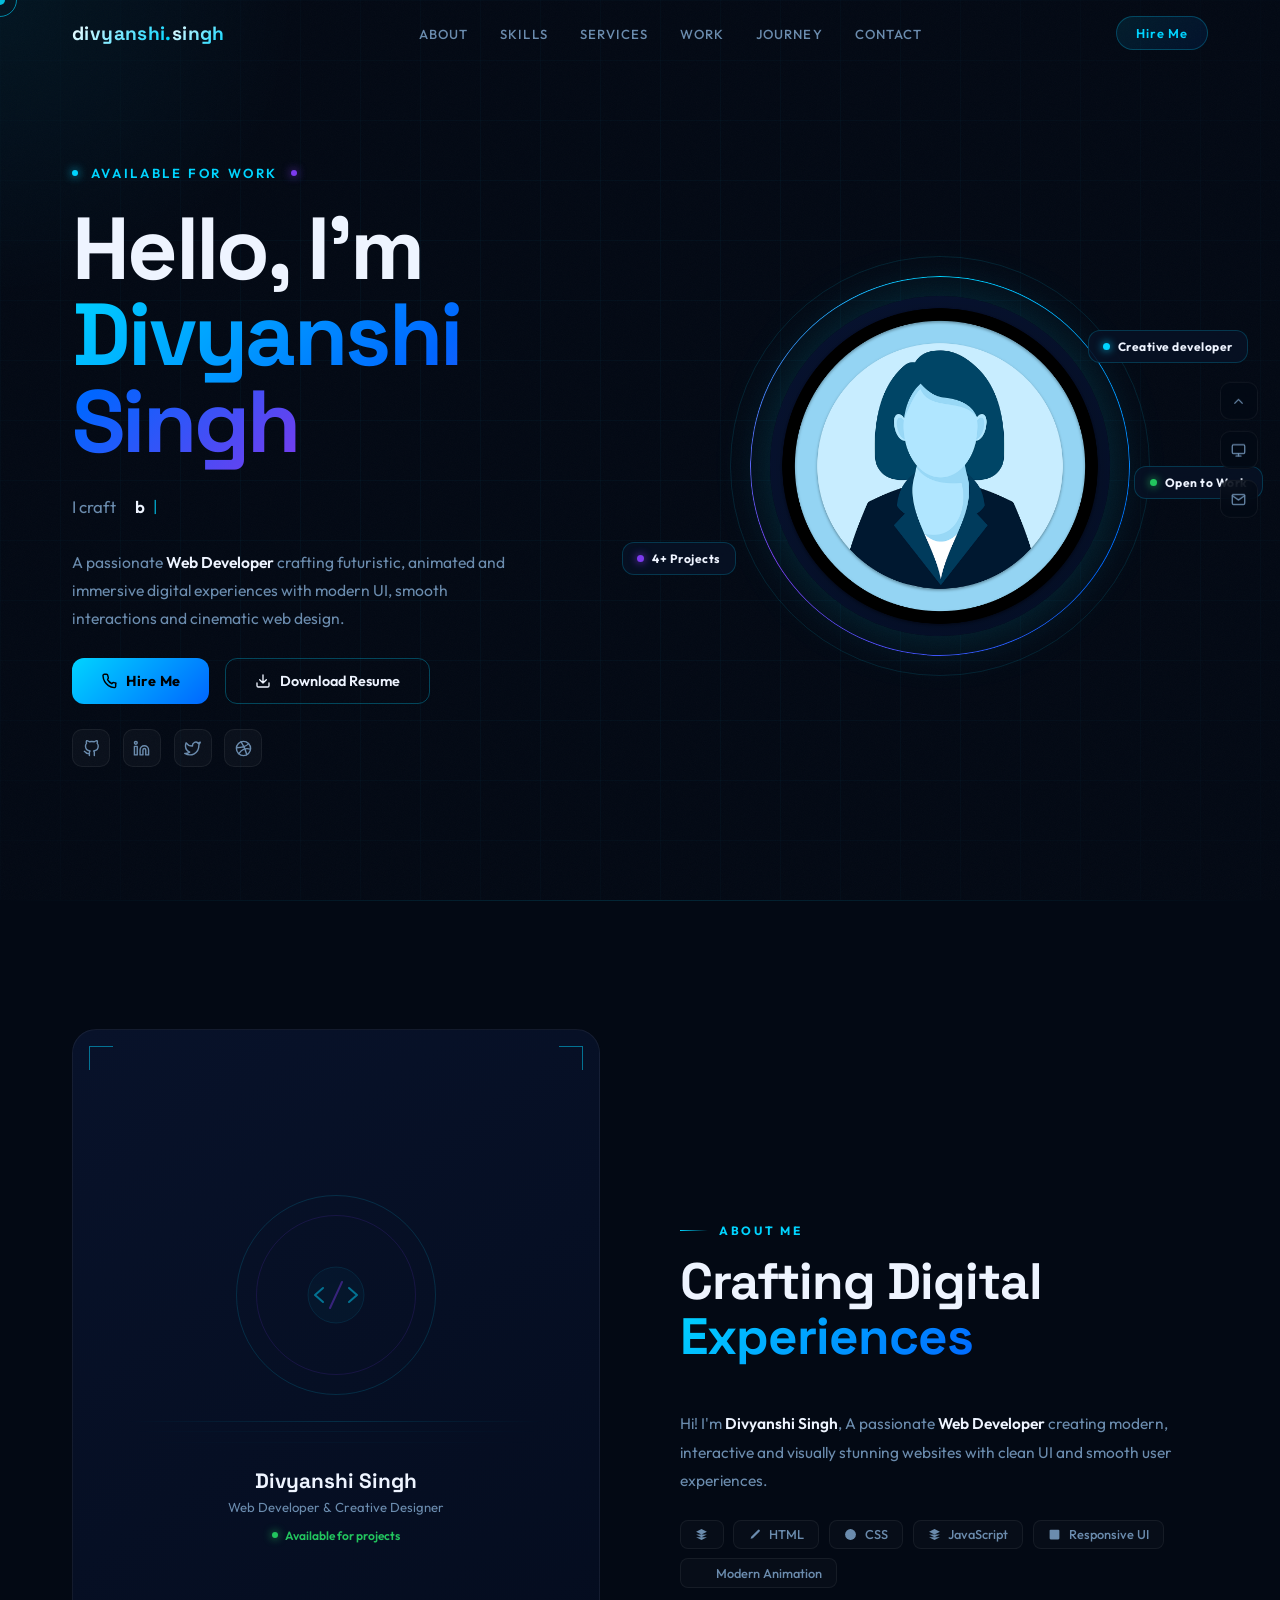
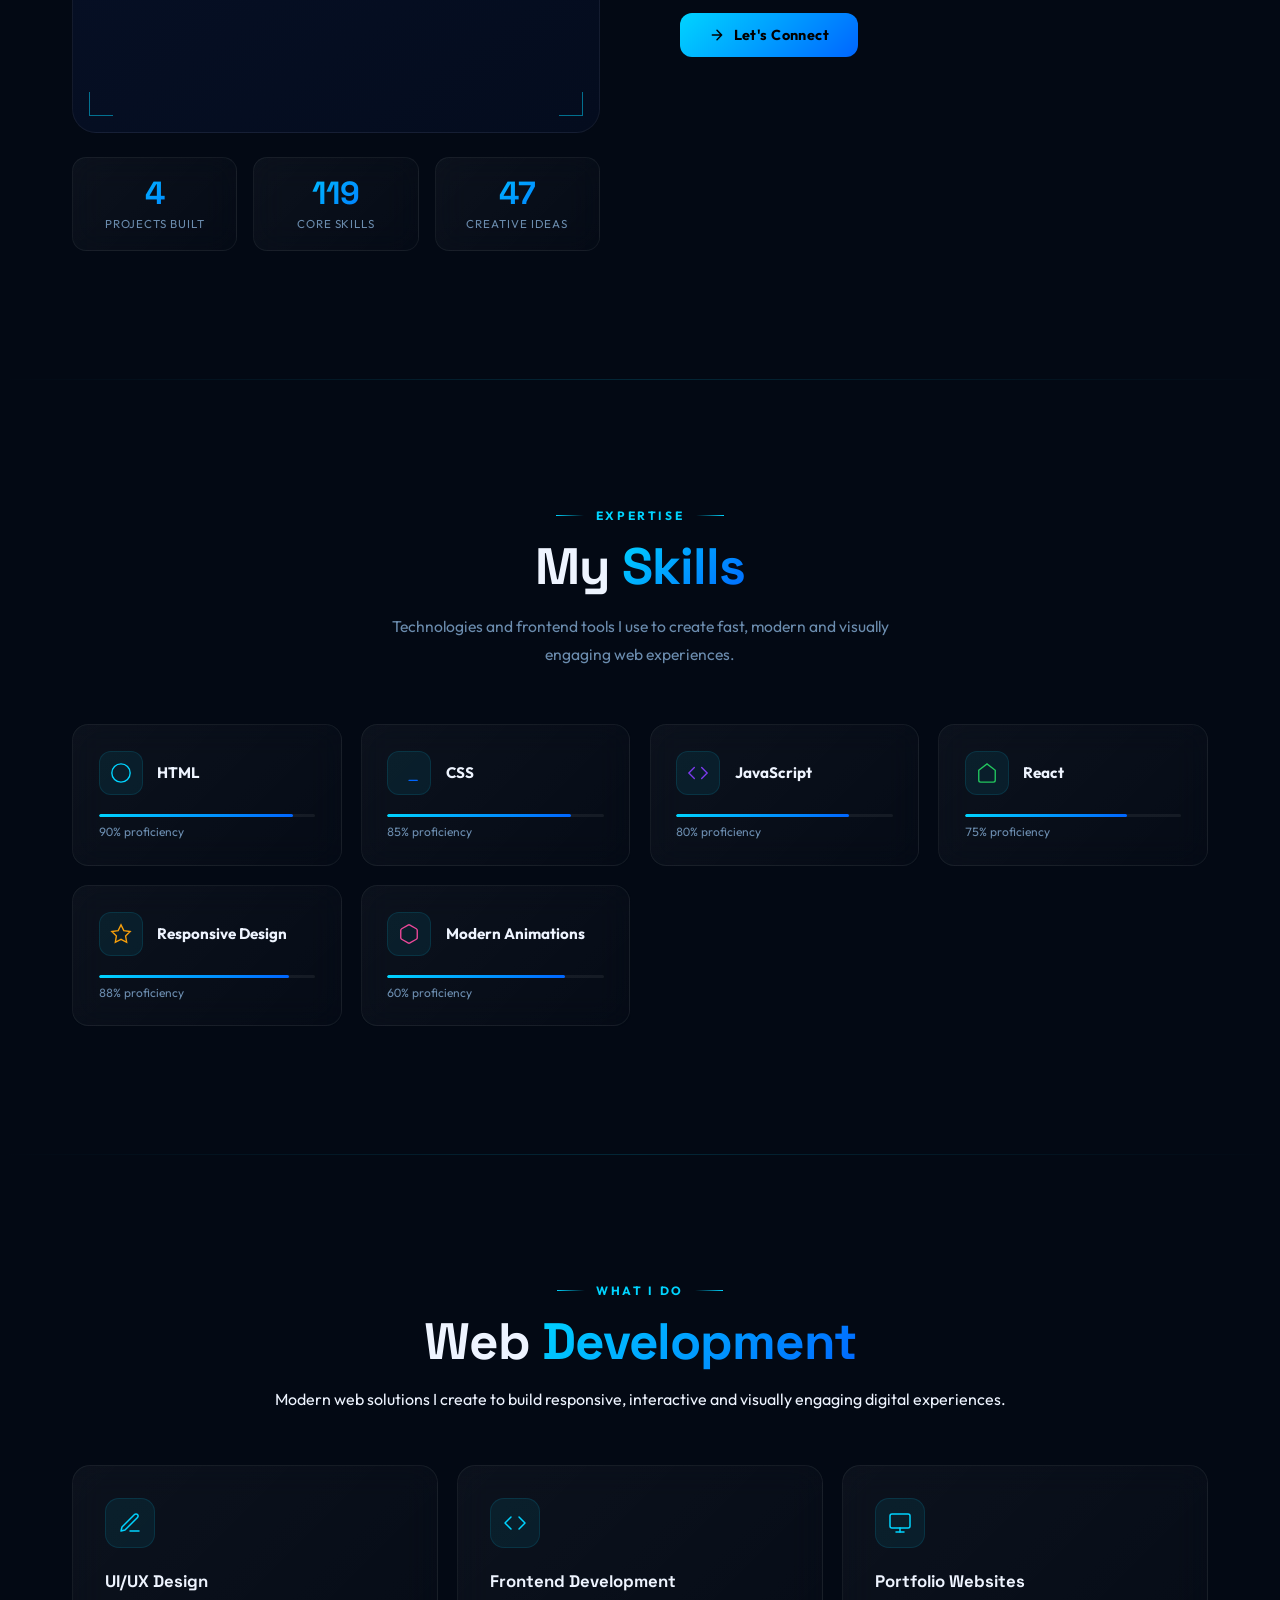
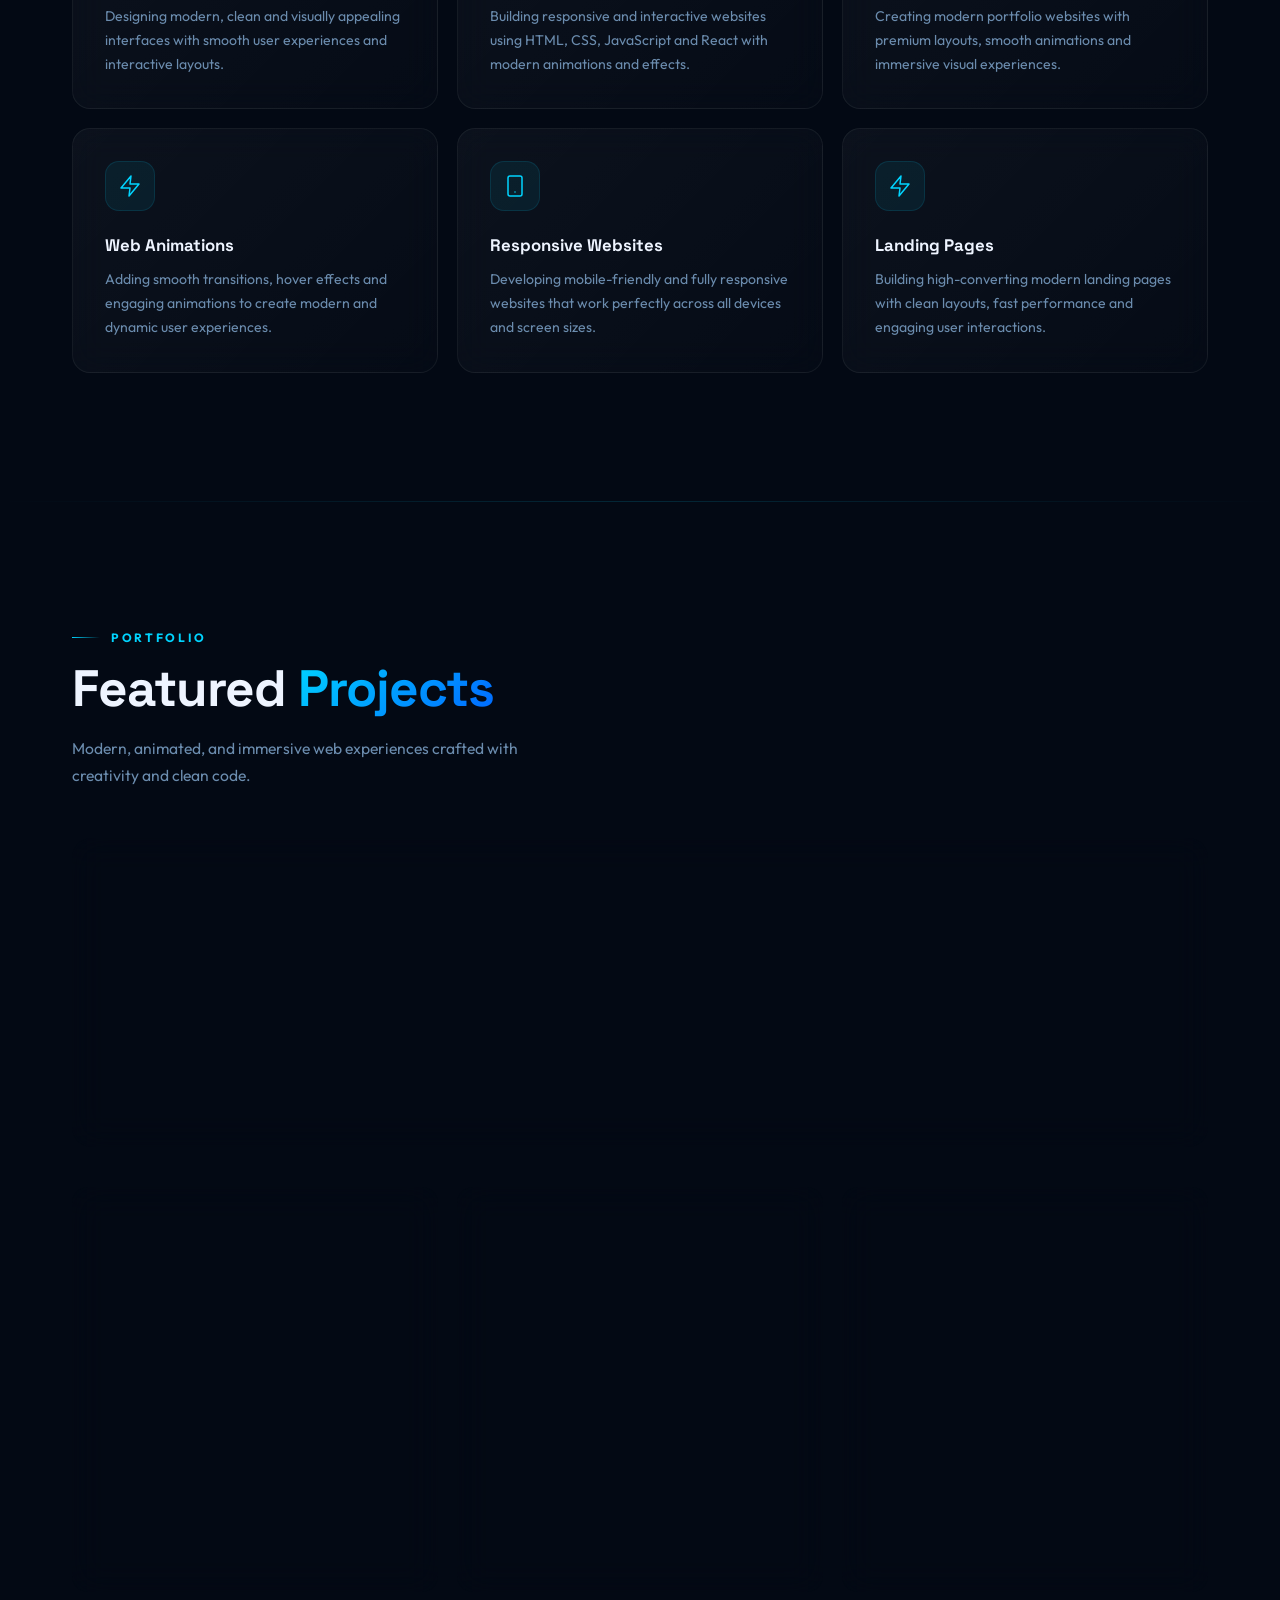
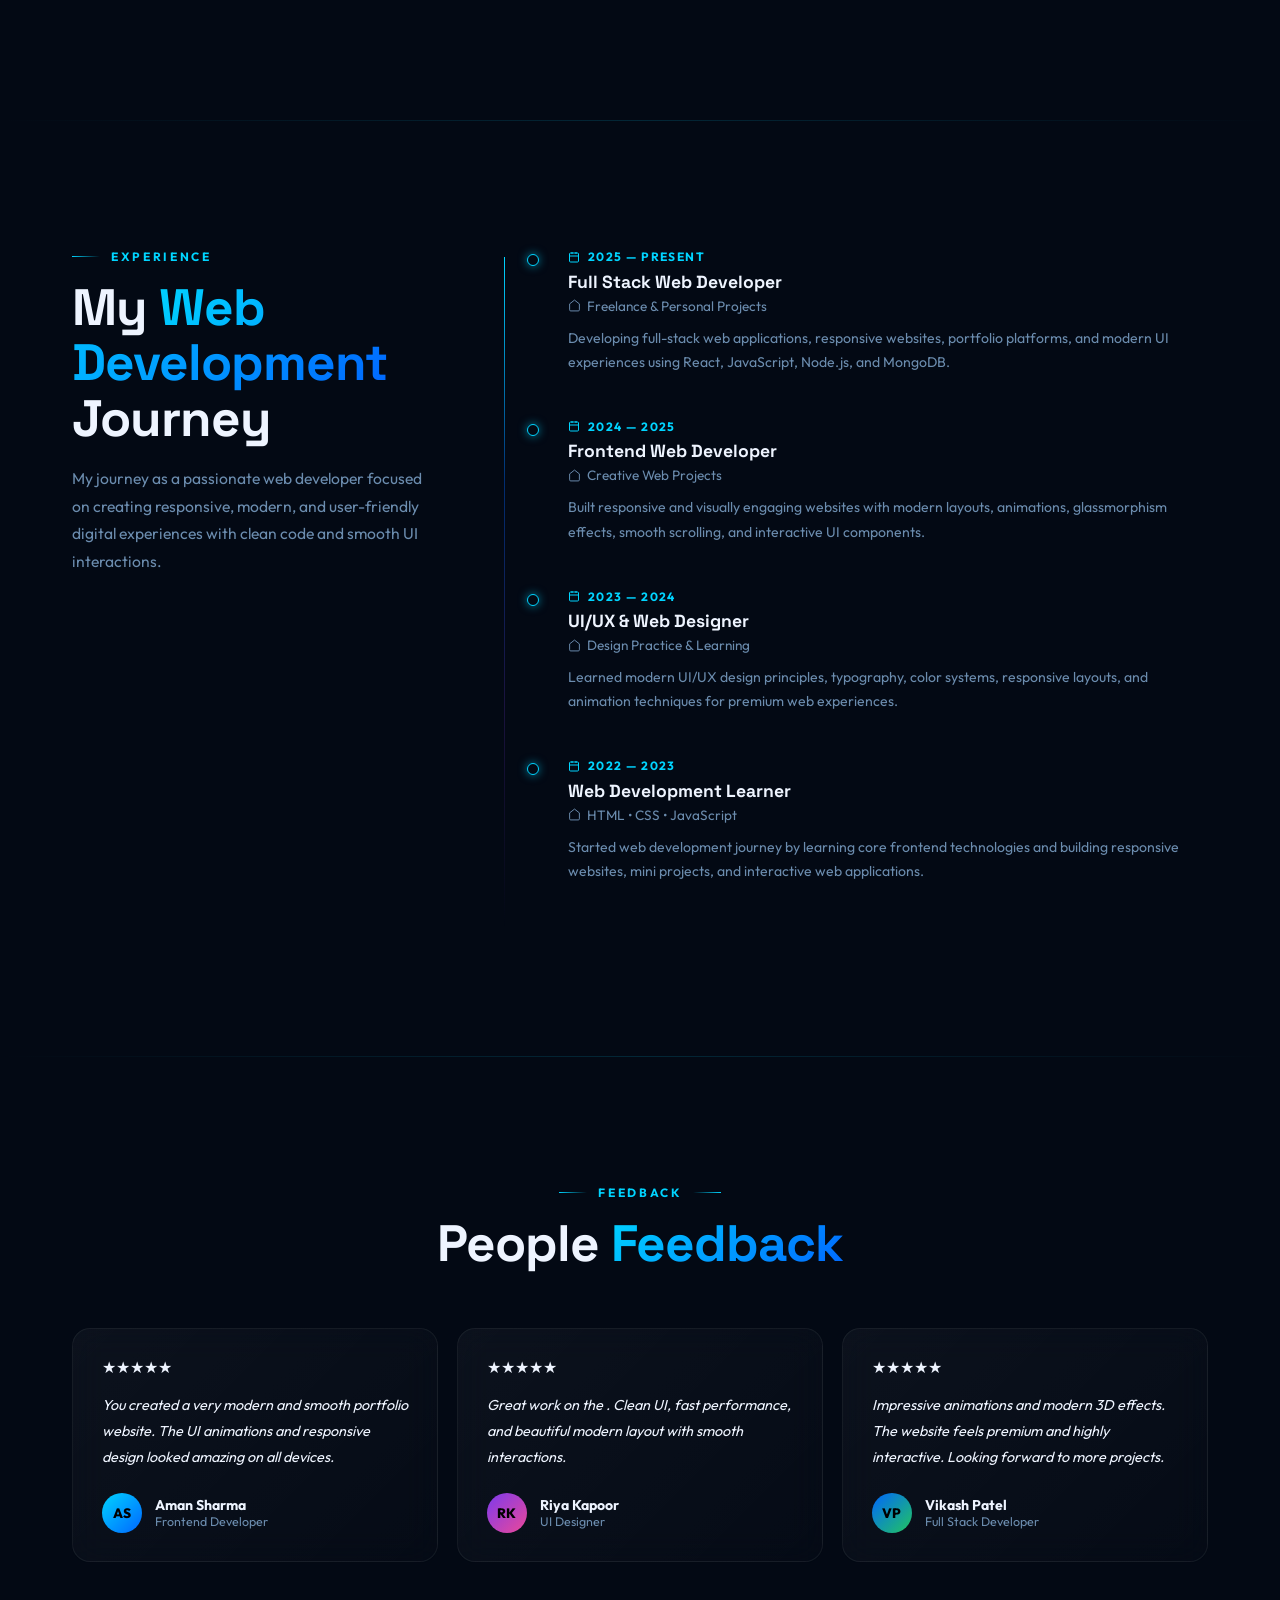
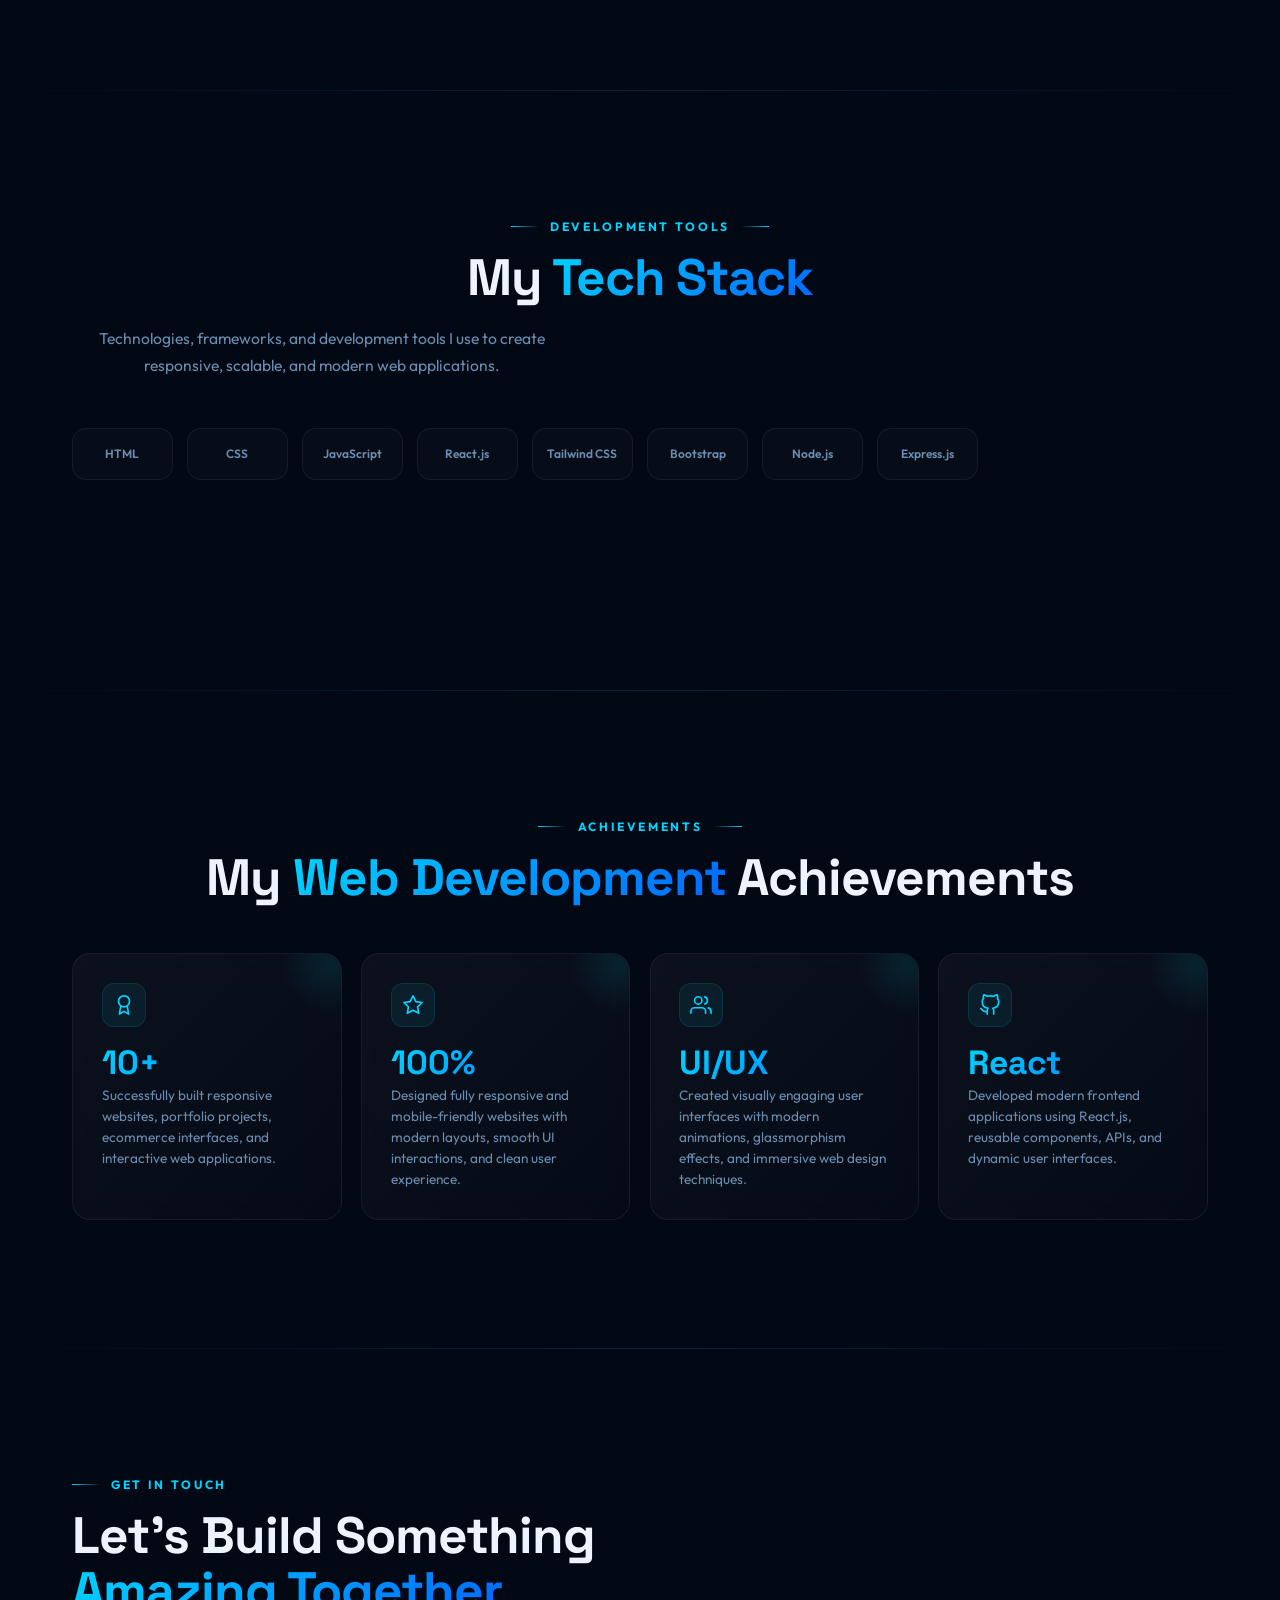
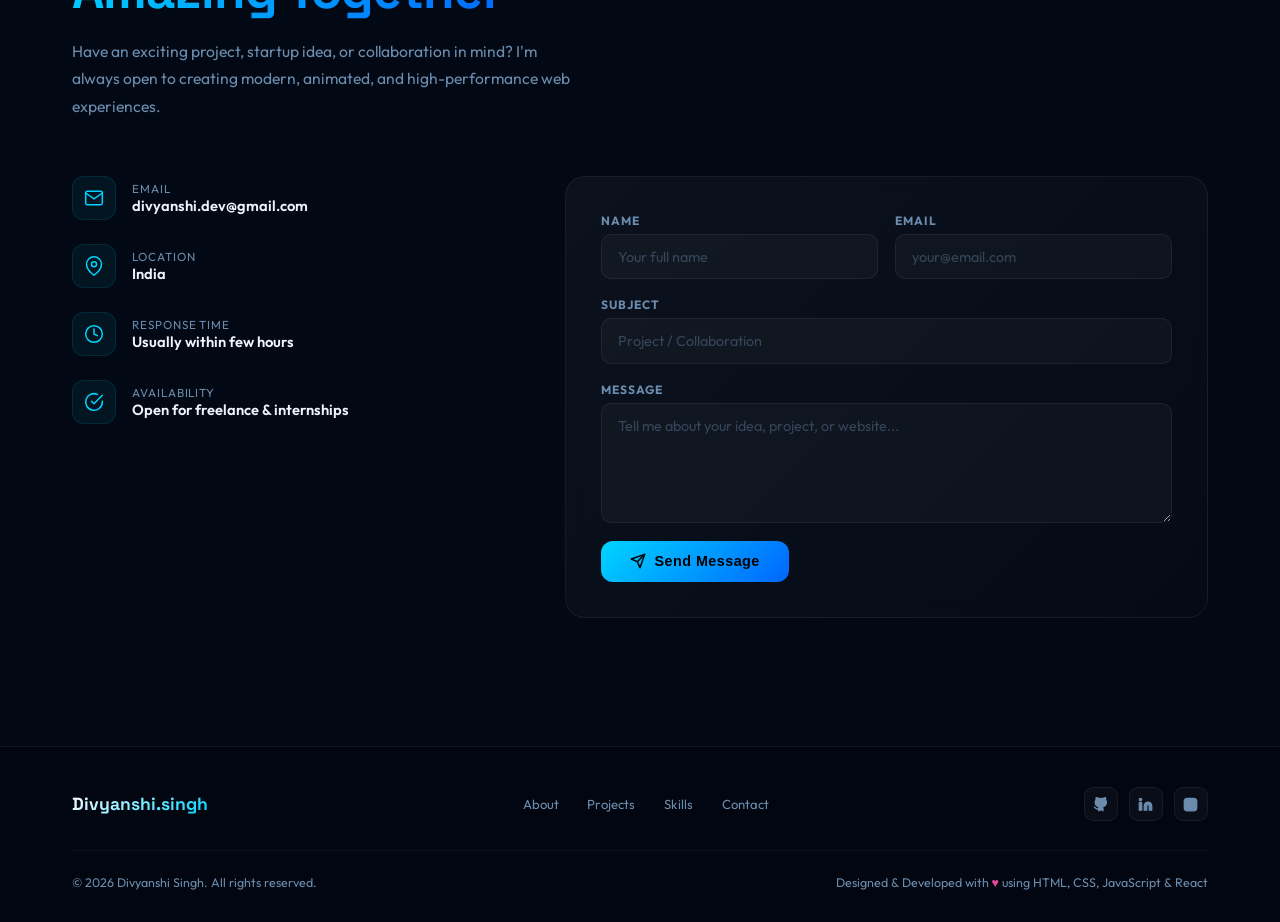
<file: index.html>
<!doctype html>
<html lang="en">
  <head>
    <meta charset="UTF-8" />
    <meta name="viewport" content="width=device-width, initial-scale=1.0" />
    <title>Personal_Portfolio</title>
    <link rel="preconnect" href="https://fonts.googleapis.com" />
    <link rel="preconnect" href="https://fonts.gstatic.com" crossorigin />
    <link
      href="https://fonts.googleapis.com/css2?family=Outfit:wght@300;400;500;600;700;800;900&family=Space+Grotesk:wght@300;400;500;600;700&display=swap"
      rel="stylesheet"
    />
    <link rel="stylesheet" href="style.css" />
  </head>
  <body>
    <!-- LOADER -->
    <div id="loader">
      <div class="ld-logo" data-text="DIVYANSHI SINGH">DIVYANSHI SINGH</div>
      <div class="ld-line"></div>
    </div>

    <!-- CURSOR -->
    <div id="cur"></div>
    <div id="cur-ring"></div>

    <!-- SCROLL PROGRESS -->
    <div id="sp"></div>

    <!-- BG -->
    <div id="bg">
      <div class="mesh-layer">
        <div class="aurora aurora1"></div>
        <div class="aurora aurora2"></div>
        <div class="aurora aurora3"></div>
        <div class="aurora aurora4"></div>
      </div>
      <div class="bg-grid"></div>
      <div class="bg-noise"></div>
      <div id="mouse-glow"></div>
    </div>

    <!-- NAV -->
    <nav id="navbar">
      <div class="nav-inner">
        <a href="#hero" class="nav-logo"
          ><span class="nav-logo-text">divyanshi</span
          ><span class="nav-logo-dot">.</span
          ><span class="nav-logo-text">singh</span></a
        >
        <ul class="nav-links">
          <li><a href="#about" class="nl">About</a></li>
          <li><a href="#skills" class="nl">Skills</a></li>
          <li><a href="#services" class="nl">Services</a></li>
          <li><a href="#projects" class="nl">Work</a></li>
          <li><a href="#experience" class="nl">Journey</a></li>
          <li><a href="#contact" class="nl">Contact</a></li>
        </ul>
        <a href="#contact" class="nav-pill">Hire Me</a>
        <button class="hamburger" id="ham" aria-label="Menu">
          <span></span><span></span><span></span>
        </button>
      </div>
    </nav>

    <div class="mob-menu" id="mobMenu">
      <a href="#about" class="mob-lnk">About</a>
      <a href="#skills" class="mob-lnk">Skills</a>
      <a href="#services" class="mob-lnk">Services</a>
      <a href="#projects" class="mob-lnk">Work</a>
      <a href="#experience" class="mob-lnk">Journey</a>
      <a href="#contact" class="mob-lnk">Contact</a>
    </div>

    <!-- ═══ HERO ═══ -->
    <section id="hero">
      <div class="hero-inner">
        <div class="hero-left">
          <div class="hero-eyebrow">
            <span class="eyebrow-dot"></span>
            <span class="eyebrow-text">Available for work</span>
            <span
              class="eyebrow-dot"
              style="
                background: var(--purple);
                box-shadow: 0 0 10px var(--purple);
              "
            ></span>
          </div>
          <h1 class="hero-name">
            <span class="hero-name-line1">Hello, I'm</span>
            <span class="hero-name-line2"><span>Divyanshi Singh</span></span>
          </h1>
          <div class="hero-role-wrap">
            <span class="role-prefix">I craft</span>&nbsp;<span
              class="role-typed"
              id="typed"
            ></span
            ><span class="role-cursor">|</span>
          </div>
          <p class="hero-bio">
            A passionate <strong>Web Developer</strong> crafting futuristic,
            animated and immersive digital experiences with modern UI, smooth
            interactions and cinematic web design.
          </p>
          <div class="hero-actions">
            <a href="#contact" class="btn-cta">
              <svg viewBox="0 0 24 24">
                <path
                  d="M22 16.92v3a2 2 0 01-2.18 2 19.79 19.79 0 01-8.63-3.07A19.5 19.5 0 013 4.18 2 2 0 015.18 2h3a2 2 0 012 1.72 12.84 12.84 0 00.7 2.81 2 2 0 01-.45 2.11L9.91 9.91a16 16 0 006.18 6.18l1.27-1.27a2 2 0 012.11-.45 12.84 12.84 0 002.81.7A2 2 0 0122 16.92z"
                />
              </svg>
              Hire Me
            </a>
            <a href="#" class="btn-outline">
              <svg viewBox="0 0 24 24">
                <path
                  d="M21 15v4a2 2 0 01-2 2H5a2 2 0 01-2-2v-4M7 10l5 5 5-5M12 15V3"
                />
              </svg>
              Download Resume
            </a>
          </div>
          <div class="hero-socials">
            <!-- GitHub -->
            <a href="#" class="soc-btn" aria-label="GitHub"
              ><svg viewBox="0 0 24 24">
                <path
                  d="M9 19c-5 1.5-5-2.5-7-3m14 6v-3.87a3.37 3.37 0 00-.94-2.61c3.14-.35 6.44-1.54 6.44-7A5.44 5.44 0 0020 4.77 5.07 5.07 0 0019.91 1S18.73.65 16 2.48a13.38 13.38 0 00-7 0C6.27.65 5.09 1 5.09 1A5.07 5.07 0 005 4.77a5.44 5.44 0 00-1.5 3.78c0 5.42 3.3 6.61 6.44 7A3.37 3.37 0 009 18.13V22"
                  stroke="currentColor"
                  fill="none"
                  stroke-width="2"
                  stroke-linecap="round"
                  stroke-linejoin="round"
                /></svg
            ></a>
            <!-- LinkedIn -->
            <a href="#" class="soc-btn" aria-label="LinkedIn"
              ><svg viewBox="0 0 24 24">
                <path
                  d="M16 8a6 6 0 016 6v7h-4v-7a2 2 0 00-2-2 2 2 0 00-2 2v7h-4v-7a6 6 0 016-6zM2 9h4v12H2z"
                  stroke="currentColor"
                  fill="none"
                  stroke-width="2"
                  stroke-linecap="round"
                  stroke-linejoin="round"
                />
                <circle
                  cx="4"
                  cy="4"
                  r="2"
                  stroke="currentColor"
                  fill="none"
                  stroke-width="2"
                /></svg
            ></a>
            <!-- Twitter/X -->
            <a href="#" class="soc-btn" aria-label="Twitter"
              ><svg viewBox="0 0 24 24">
                <path
                  d="M23 3a10.9 10.9 0 01-3.14 1.53 4.48 4.48 0 00-7.86 3v1A10.66 10.66 0 013 4s-4 9 5 13a11.64 11.64 0 01-7 2c9 5 20 0 20-11.5a4.5 4.5 0 00-.08-.83A7.72 7.72 0 0023 3z"
                  stroke="currentColor"
                  fill="none"
                  stroke-width="2"
                  stroke-linecap="round"
                  stroke-linejoin="round"
                /></svg
            ></a>
            <!-- Dribbble -->
            <a href="#" class="soc-btn" aria-label="Dribbble"
              ><svg viewBox="0 0 24 24">
                <circle
                  cx="12"
                  cy="12"
                  r="10"
                  stroke="currentColor"
                  fill="none"
                  stroke-width="2"
                />
                <path
                  d="M8.56 2.75c4.37 6.03 6.02 9.42 8.03 17.72m2.54-15.38c-3.72 4.35-8.94 5.66-16.88 5.85m19.5 1.9c-3.5-.93-6.63-.82-8.94 0-2.58.92-5.01 2.86-7.44 6.32"
                  stroke="currentColor"
                  fill="none"
                  stroke-width="2"
                  stroke-linecap="round"
                /></svg
            ></a>
          </div>
        </div>

        <div class="hero-right">
          <div class="float-badge fb1">
            <div class="fb-dot"></div>
            <span>Creative developer</span>
          </div>
          <div class="float-badge fb2">
            <div class="fb-dot purple"></div>
            <span>4+ Projects</span>
          </div>
          <div class="float-badge fb3">
            <div class="fb-dot green"></div>
            <span>Open to Work</span>
          </div>
          <div class="hero-portrait-wrap">
            <div class="portrait-dots"></div>
            <div class="portrait-ring2"></div>
            <div class="portrait-ring"></div>
            <div class="portrait-inner">
              <img src="profile.jpg" alt="Divyanshi Singh" class="profile-pic" />
            </div>
          </div>
        </div>
      </div>
    </section>

    <div class="divider"></div>

    <!-- ═══ ABOUT ═══ -->
    <section id="about" class="section-pad">
      <div class="container">
        <div class="about-grid">
          <div class="reveal-l">
            <div class="about-card gcard">
              <div class="about-corner ac-tl"></div>
              <div class="about-corner ac-tr"></div>
              <div class="about-corner ac-bl"></div>
              <div class="about-corner ac-br"></div>
              <div class="about-card-inner">
                <div class="about-ring-anim">
                  <div class="about-center-icon">
                    <svg
                      viewBox="0 0 70 70"
                      fill="none"
                      xmlns="http://www.w3.org/2000/svg"
                    >
                      <circle
                        cx="35"
                        cy="35"
                        r="28"
                        fill="rgba(0,212,255,0.05)"
                        stroke="rgba(0,212,255,0.15)"
                        stroke-width="1"
                      />
                      <!-- Code icon in center -->
                      <path
                        d="M22 28L14 35L22 42"
                        stroke="rgba(0,212,255,0.7)"
                        stroke-width="2"
                        stroke-linecap="round"
                        stroke-linejoin="round"
                        fill="none"
                      />
                      <path
                        d="M48 28L56 35L48 42"
                        stroke="rgba(0,212,255,0.7)"
                        stroke-width="2"
                        stroke-linecap="round"
                        stroke-linejoin="round"
                        fill="none"
                      />
                      <path
                        d="M41 22L29 48"
                        stroke="rgba(124,58,237,0.6)"
                        stroke-width="2"
                        stroke-linecap="round"
                        fill="none"
                      />
                    </svg>
                  </div>
                </div>
                <div class="about-card-lines">
                  <div class="about-card-line"></div>
                  <div class="about-card-line" style="opacity: 0.35"></div>
                  <div class="about-card-line" style="opacity: 0.2"></div>
                </div>
                <div style="text-align: center; padding: 0 1.5rem 1.5rem">
                  <div
                    style="
                      font-family: var(--font2);
                      font-size: 1.3rem;
                      font-weight: 700;
                      color: var(--text);
                    "
                  >
                    Divyanshi Singh
                  </div>
                  <div
                    style="
                      font-size: 0.82rem;
                      color: var(--muted);
                      margin-top: 0.3rem;
                    "
                  >
                    Web Developer &amp; Creative Designer
                  </div>
                  <div
                    style="
                      display: flex;
                      align-items: center;
                      justify-content: center;
                      gap: 0.4rem;
                      margin-top: 0.8rem;
                    "
                  >
                    <div
                      style="
                        width: 6px;
                        height: 6px;
                        border-radius: 50%;
                        background: #22c55e;
                        box-shadow: 0 0 8px #22c55e;
                      "
                    ></div>
                    <span
                      style="
                        font-size: 0.75rem;
                        color: #22c55e;
                        font-weight: 600;
                      "
                      >Available for projects</span
                    >
                  </div>
                </div>
              </div>
            </div>
            <div class="stats-bar stagger">
              <div class="stat-box gcard">
                <div class="stat-n" data-c="5">0</div>
                <div class="stat-l">Projects Built</div>
              </div>
              <div class="stat-box gcard">
                <div class="stat-n" data-c="120">0</div>
                <div class="stat-l">Core Skills</div>
              </div>
              <div class="stat-box gcard">
                <div class="stat-n" data-c="48">0</div>
                <div class="stat-l">Creative Ideas</div>
              </div>
            </div>
          </div>

          <div class="about-text reveal-r">
            <div>
              <div class="s-label">
                <span class="s-label-line"></span
                ><span class="s-label-text">About Me</span>
              </div>
              <h2 class="s-title">
                Crafting Digital<br /><em>Experiences</em>
              </h2>
            </div>
            <p class="about-bio">
              Hi! I'm <strong>Divyanshi Singh</strong>, A passionate
              <strong>Web Developer</strong> creating modern, interactive and
              visually stunning websites with clean UI and smooth user
              experiences.
            </p>

          
            <div class="tag-list">
              <span class="tag"
                ><svg viewBox="0 0 24 24">
                  <path
                    d="M12 2L2 7l10 5 10-5-10-5zM2 17l10 5 10-5M2 12l10 5 10-5"
                  />
                </svg>
                <html></html
              ></span>
              <span class="tag"
                ><svg viewBox="0 0 24 24">
                  <path
                    d="M12 20h9M16.5 3.5a2.121 2.121 0 013 3L7 19l-4 1 1-4L16.5 3.5z"
                  /></svg
                >HTML</span
              >
              <span class="tag"
                ><svg viewBox="0 0 24 24">
                  <circle cx="12" cy="12" r="10" />
                  <path
                    d="M2 12h20M12 2a15.3 15.3 0 014 10 15.3 15.3 0 01-4 10 15.3 15.3 0 01-4-10 15.3 15.3 0 014-10z"
                  /></svg
                >CSS</span
              >
              <span class="tag"
                ><svg viewBox="0 0 24 24">
                  <polygon points="12 2 2 7 12 12 22 7 12 2" />
                  <polyline points="2 17 12 22 22 17" />
                  <polyline points="2 12 12 17 22 12" /></svg
                >JavaScript</span
              >
              <span class="tag"
                ><svg viewBox="0 0 24 24">
                  <rect x="3" y="3" width="18" height="18" rx="2" />
                  <path d="M3 9h18M9 21V9" /></svg
                >Responsive UI</span
              >
              <span class="tag"
                ><svg viewBox="0 0 24 24">
                  <path d="M18 20V10M12 20V4M6 20v-6" /></svg
                >Modern Animation</span
              >
            </div>
            <a href="#contact" class="btn-cta" style="align-self: flex-start">
              <svg viewBox="0 0 24 24"><path d="M5 12h14M12 5l7 7-7 7" /></svg>
              Let's Connect
            </a>
          </div>
        </div>
      </div>
    </section>

    <div class="divider"></div>

    <!-- ═══ SKILLS ═══ -->
    <section id="skills" class="section-pad">
      <div class="container">
        <div
          class="section-header reveal"
          style="text-align: center; margin-bottom: 3.5rem"
        >
          <div class="s-label" style="justify-content: center">
            <span class="s-label-line"></span>
            <span class="s-label-text">Expertise</span>
            <span
              class="s-label-line"
              style="
                background: linear-gradient(270deg, var(--cyan), transparent);
              "
            ></span>
          </div>

          <h2 class="s-title" style="text-align: center">My <em>Skills</em></h2>

          <p class="s-sub" style="margin: 0 auto; text-align: center">
            Technologies and frontend tools I use to create fast, modern and
            visually engaging web experiences.
          </p>
        </div>

        <div class="skills-grid stagger">
          <!-- HTML -->
          <div class="sk-card gcard">
            <div class="sk-head">
              <div class="sk-icon">
                <svg
                  viewBox="0 0 24 24"
                  fill="none"
                  stroke="var(--cyan)"
                  stroke-width="1.5"
                  stroke-linecap="round"
                >
                  <circle cx="12" cy="12" r="10" />
                </svg>
              </div>

              <div class="sk-name">HTML</div>
            </div>

            <div class="sk-bar-wrap">
              <div class="sk-bar" data-w="90"></div>
            </div>

            <div class="sk-pct">90% proficiency</div>
          </div>

          <!-- CSS -->
          <div class="sk-card gcard">
            <div class="sk-head">
              <div class="sk-icon">
                <svg
                  viewBox="0 0 24 24"
                  fill="none"
                  stroke="var(--blue)"
                  stroke-width="1.5"
                  stroke-linecap="round"
                >
                  <path d="M12 20h9" />
                </svg>
              </div>

              <div class="sk-name">CSS</div>
            </div>

            <div class="sk-bar-wrap">
              <div class="sk-bar" data-w="85"></div>
            </div>

            <div class="sk-pct">85% proficiency</div>
          </div>

          <!-- JavaScript -->
          <div class="sk-card gcard">
            <div class="sk-head">
              <div class="sk-icon">
                <svg
                  viewBox="0 0 24 24"
                  fill="none"
                  stroke="var(--purple)"
                  stroke-width="1.5"
                  stroke-linecap="round"
                >
                  <polyline points="16 18 22 12 16 6" />
                  <polyline points="8 6 2 12 8 18" />
                </svg>
              </div>

              <div class="sk-name">JavaScript</div>
            </div>

            <div class="sk-bar-wrap">
              <div class="sk-bar" data-w="80"></div>
            </div>

            <div class="sk-pct">80% proficiency</div>
          </div>

          <!-- React -->
          <div class="sk-card gcard">
            <div class="sk-head">
              <div class="sk-icon">
                <svg
                  viewBox="0 0 24 24"
                  fill="none"
                  stroke="#22c55e"
                  stroke-width="1.5"
                  stroke-linecap="round"
                >
                  <path d="M3 9l9-7 9 7v11a2 2 0 01-2 2H5a2 2 0 01-2-2z" />
                </svg>
              </div>

              <div class="sk-name">React</div>
            </div>

            <div class="sk-bar-wrap">
              <div class="sk-bar" data-w="75"></div>
            </div>

            <div class="sk-pct">75% proficiency</div>
          </div>

          <!-- Responsive -->
          <div class="sk-card gcard">
            <div class="sk-head">
              <div class="sk-icon">
                <svg
                  viewBox="0 0 24 24"
                  fill="none"
                  stroke="#f59e0b"
                  stroke-width="1.5"
                  stroke-linecap="round"
                >
                  <polygon
                    points="12 2 15.09 8.26 22 9.27 17 14.14 18.18 21.02 12 17.77 5.82 21.02 7 14.14 2 9.27 8.91 8.26 12 2"
                  />
                </svg>
              </div>

              <div class="sk-name">Responsive Design</div>
            </div>

            <div class="sk-bar-wrap">
              <div class="sk-bar" data-w="88"></div>
            </div>

            <div class="sk-pct">88% proficiency</div>
          </div>

          <!-- Animations -->
          <div class="sk-card gcard">
            <div class="sk-head">
              <div class="sk-icon">
                <svg
                  viewBox="0 0 24 24"
                  fill="none"
                  stroke="var(--pink)"
                  stroke-width="1.5"
                  stroke-linecap="round"
                >
                  <path
                    d="M21 16V8a2 2 0 00-1-1.73l-7-4a2 2 0 00-2 0l-7 4A2 2 0 003 8v8a2 2 0 001 1.73l7 4a2 2 0 002 0l7-4A2 2 0 0021 16z"
                  />
                </svg>
              </div>

              <div class="sk-name">Modern Animations</div>
            </div>

            <div class="sk-bar-wrap">
              <div class="sk-bar" data-w="82"></div>
            </div>

            <div class="sk-pct">60% proficiency</div>
          </div>
        </div>
      </div>
    </section>

    <div class="divider"></div>

    <!-- ═══ SERVICES ═══ -->
    <section id="services" class="section-pad">
      <div class="container">
        <div
          class="section-header reveal"
          style="text-align: center; margin-bottom: 3.5rem"
        >
          <div class="s-label" style="justify-content: center">
            <span class="s-label-line"></span>

            <span class="s-label-text">What I Do</span>

            <span
              class="s-label-line"
              style="
                background: linear-gradient(270deg, var(--cyan), transparent);
              "
            ></span>
          </div>

          <h2 class="s-title" style="text-align: center">
            Web <em>Development</em>
          </h2>

          <p class="s-subtitle">
            Modern web solutions I create to build responsive, interactive and
            visually engaging digital experiences.
          </p>
        </div>

        <div class="svc-grid stagger">
          <!-- SERVICE 1 -->
          <div class="svc-card gcard">
            <div class="svc-icon-wrap">
              <svg viewBox="0 0 24 24">
                <path
                  d="M12 20h9M16.5 3.5a2.121 2.121 0 013 3L7 19l-4 1 1-4L16.5 3.5z"
                />
              </svg>
            </div>

            <div class="svc-title">UI/UX Design</div>

            <p class="svc-desc">
              Designing modern, clean and visually appealing interfaces with
              smooth user experiences and interactive layouts.
            </p>
          </div>

          <!-- SERVICE 2 -->
          <div class="svc-card gcard">
            <div class="svc-icon-wrap">
              <svg viewBox="0 0 24 24">
                <polyline points="16 18 22 12 16 6" />
                <polyline points="8 6 2 12 8 18" />
              </svg>
            </div>

            <div class="svc-title">Frontend Development</div>

            <p class="svc-desc">
              Building responsive and interactive websites using HTML, CSS,
              JavaScript and React with modern animations and effects.
            </p>
          </div>

          <!-- SERVICE 3 -->
          <div class="svc-card gcard">
            <div class="svc-icon-wrap">
              <svg viewBox="0 0 24 24">
                <rect x="2" y="3" width="20" height="14" rx="2" />
                <line x1="8" y1="21" x2="16" y2="21" />
                <line x1="12" y1="17" x2="12" y2="21" />
              </svg>
            </div>

            <div class="svc-title">Portfolio Websites</div>

            <p class="svc-desc">
              Creating modern portfolio websites with premium layouts, smooth
              animations and immersive visual experiences.
            </p>
          </div>

          <!-- SERVICE 4 -->
          <div class="svc-card gcard">
            <div class="svc-icon-wrap">
              <svg viewBox="0 0 24 24">
                <polygon points="13 2 3 14 12 14 11 22 21 10 12 10 13 2" />
              </svg>
            </div>

            <div class="svc-title">Web Animations</div>

            <p class="svc-desc">
              Adding smooth transitions, hover effects and engaging animations
              to create modern and dynamic user experiences.
            </p>
          </div>

          <!-- SERVICE 5 -->
          <div class="svc-card gcard">
            <div class="svc-icon-wrap">
              <svg viewBox="0 0 24 24">
                <rect x="5" y="2" width="14" height="20" rx="2" />
                <line x1="12" y1="18" x2="12.01" y2="18" />
              </svg>
            </div>

            <div class="svc-title">Responsive Websites</div>

            <p class="svc-desc">
              Developing mobile-friendly and fully responsive websites that work
              perfectly across all devices and screen sizes.
            </p>
          </div>

          <!-- SERVICE 6 -->
          <div class="svc-card gcard">
            <div class="svc-icon-wrap">
              <svg viewBox="0 0 24 24">
                <path d="M13 2L3 14h9l-1 8 10-12h-9l1-8z" />
              </svg>
            </div>

            <div class="svc-title">Landing Pages</div>

            <p class="svc-desc">
              Building high-converting modern landing pages with clean layouts,
              fast performance and engaging user interactions.
            </p>
          </div>
        </div>
      </div>
    </section>
    <div class="divider"></div>

    <section id="projects" class="section-pad">
      <div class="container">
        <div class="section-header" style="margin-bottom: 3rem">
          <div class="s-label reveal">
            <span class="s-label-line"></span>
            <span class="s-label-text">Portfolio</span>
          </div>

          <h2 class="s-title reveal">Featured <em>Projects</em></h2>

          <p class="s-sub reveal">
            Modern, animated, and immersive web experiences crafted with
            creativity and clean code.
          </p>
        </div>

        <!-- FEATURED PROJECT -->
        <div class="proj-featured gcard reveal">
          <!-- LEFT SIDE IMAGE -->
          <div class="pf-visual">
            <div class="pf-visual-overlay"></div>

            <div class="proj-img">
              <img src="tictactoe.jpg" alt="Tic Tac Toe Project" />
            </div>
          </div>

          <!-- RIGHT SIDE CONTENT -->
          <div class="pf-info">
            <div class="proj-badge">
              <svg viewBox="0 0 24 24">
                <polygon
                  points="12 2 15.09 8.26 22 9.27 17 14.14 18.18 21.02 12 17.77 5.82 21.02 7 14.14 2 9.27 8.91 8.26 12 2"
                />
              </svg>

              Featured Project
            </div>

            <h3 class="proj-title">Tic Tac Toe Game</h3>

            <p class="proj-desc">
              Interactive multiplayer tic tac toe game with animated gameplay,
              glowing effects, smooth hover transitions, and responsive design.
            </p>

            <div class="proj-tags">
              <span class="ptag">HTML</span>
              <span class="ptag">CSS</span>
              <span class="ptag">JavaScript</span>
              <span class="ptag">Animations</span>
            </div>

            <div class="proj-links">
              <a href="#" class="pl-link">
                Live Demo

                <svg viewBox="0 0 24 24">
                  <path
                    d="M18 13v6a2 2 0 01-2 2H5a2 2 0 01-2-2V8a2 2 0 012-2h6"
                  />
                  <polyline points="15 3 21 3 21 9" />
                  <line x1="10" y1="14" x2="21" y2="3" />
                </svg>
              </a>

              <a href="#" class="pl-link">
                GitHub

                <svg viewBox="0 0 24 24">
                  <path
                    d="M9 19c-5 1.5-5-2.5-7-3m14 6v-3.87a3.37 3.37 0 00-.94-2.61c3.14-.35 6.44-1.54 6.44-7A5.44 5.44 0 0020 4.77 5.07 5.07 0 0019.91 1S18.73.65 16 2.48a13.38 13.38 0 00-7 0C6.27.65 5.09 1 5.09 1A5.07 5.07 0 005 4.77a5.44 5.44 0 00-1.5 3.78c0 5.42 3.3 6.61 6.44 7A3.37 3.37 0 009 18.13V22"
                  />
                </svg>
              </a>
            </div>
          </div>
        </div>

        <!-- PROJECT GRID -->
        <div class="proj-grid stagger">
          <!-- PROJECT 1 -->
          <div class="pc gcard">
            <!-- PROJECT IMAGE -->
            <div class="proj-img">
              <img src="portfolio.jpg" alt="Portfolio Project" />
            </div>

            <div class="pc-body">
              <div class="pc-tag">
                <svg viewBox="0 0 24 24">
                  <rect x="5" y="2" width="14" height="20" rx="2" />
                </svg>

                Portfolio
              </div>

              <div class="pc-title">Portfolio</div>

              <p class="pc-desc">
                A cinematic portfolio website with glassmorphism, cursor
                effects, parallax scrolling, smooth transitions and futuristic
                UI.
              </p>
            </div>
          </div>

          <!-- PROJECT 2 -->
          <div class="pc gcard">
            <!-- PROJECT IMAGE -->
            <div class="proj-img">
              <img src="stop_watch.jpg" alt="Stopwatch Project" />
            </div>

            <div class="pc-body">
              <div class="pc-tag">
                <svg viewBox="0 0 24 24">
                  <path
                    d="M12 8v4l3 3M12 2v2M5 5l1.5 1.5M19 5l-1.5 1.5M12 22a9 9 0 100-18 9 9 0 000 18z"
                  />
                </svg>

                JavaScript App
              </div>

              <div class="pc-title">Modern Stopwatch App</div>

              <p class="pc-desc">
                A sleek and interactive stopwatch application with start, pause,
                reset functionality, smooth animations, glowing UI effects, and
                responsive design.
              </p>
            </div>
          </div>

          <!-- PROJECT 3 -->
          <div class="pc gcard">
            <!-- PROJECT IMAGE -->
            <div class="proj-img">
              <img src="header.jpg" alt="Responsive Landing Page" />
            </div>

            <div class="pc-body">
              <div class="pc-tag">
                <svg viewBox="0 0 24 24">
                  <rect x="3" y="4" width="18" height="14" rx="2" />
                  <line x1="8" y1="20" x2="16" y2="20" />
                </svg>

                Web Design
              </div>

              <div class="pc-title">Responsive Landing Page</div>

              <p class="pc-desc">
                A modern responsive landing page with clean layout, smooth hover
                effects, animated sections, mobile-friendly design, and
                immersive user experience.
              </p>
            </div>
          </div>
        </div>
      </div>
    </section>

    <div class="divider"></div>

    <!-- ═══ EXPERIENCE ═══ -->
    <!-- ═══ EXPERIENCE / JOURNEY ═══ -->
    <section id="experience" class="section-pad">
      <div class="container">
        <div class="exp-wrap">
          <!-- LEFT CONTENT -->
          <div class="reveal-l">
            <div class="s-label">
              <span class="s-label-line"></span>
              <span class="s-label-text">Experience</span>
            </div>

            <h2 class="s-title">My <em>Web Development</em> Journey</h2>

            <p class="s-sub">
              My journey as a passionate web developer focused on creating
              responsive, modern, and user-friendly digital experiences with
              clean code and smooth UI interactions.
            </p>
          </div>

          <!-- TIMELINE -->
          <div class="timeline reveal-r">
            <!-- ITEM 1 -->
            <div class="tl-item">
              <div class="tl-dot"></div>

              <div class="tl-date">
                <svg viewBox="0 0 24 24">
                  <rect x="3" y="4" width="18" height="18" rx="2" />
                  <line x1="16" y1="2" x2="16" y2="6" />
                  <line x1="8" y1="2" x2="8" y2="6" />
                  <line x1="3" y1="10" x2="21" y2="10" />
                </svg>

                2025 — Present
              </div>

              <div class="tl-role">Full Stack Web Developer</div>

              <div class="tl-co">
                <svg viewBox="0 0 24 24">
                  <path d="M3 9l9-7 9 7v11a2 2 0 01-2 2H5a2 2 0 01-2-2z" />
                </svg>

                Freelance & Personal Projects
              </div>

              <p class="tl-desc">
                Developing full-stack web applications, responsive websites,
                portfolio platforms, and modern UI experiences using React,
                JavaScript, Node.js, and MongoDB.
              </p>
            </div>

            <!-- ITEM 2 -->
            <div class="tl-item">
              <div class="tl-dot"></div>

              <div class="tl-date">
                <svg viewBox="0 0 24 24">
                  <rect x="3" y="4" width="18" height="18" rx="2" />
                  <line x1="16" y1="2" x2="16" y2="6" />
                  <line x1="8" y1="2" x2="8" y2="6" />
                  <line x1="3" y1="10" x2="21" y2="10" />
                </svg>

                2024 — 2025
              </div>

              <div class="tl-role">Frontend Web Developer</div>

              <div class="tl-co">
                <svg viewBox="0 0 24 24">
                  <path d="M3 9l9-7 9 7v11a2 2 0 01-2 2H5a2 2 0 01-2-2z" />
                </svg>

                Creative Web Projects
              </div>

              <p class="tl-desc">
                Built responsive and visually engaging websites with modern
                layouts, animations, glassmorphism effects, smooth scrolling,
                and interactive UI components.
              </p>
            </div>

            <!-- ITEM 3 -->
            <div class="tl-item">
              <div class="tl-dot"></div>

              <div class="tl-date">
                <svg viewBox="0 0 24 24">
                  <rect x="3" y="4" width="18" height="18" rx="2" />
                  <line x1="16" y1="2" x2="16" y2="6" />
                  <line x1="8" y1="2" x2="8" y2="6" />
                  <line x1="3" y1="10" x2="21" y2="10" />
                </svg>

                2023 — 2024
              </div>

              <div class="tl-role">UI/UX & Web Designer</div>

              <div class="tl-co">
                <svg viewBox="0 0 24 24">
                  <path d="M3 9l9-7 9 7v11a2 2 0 01-2 2H5a2 2 0 01-2-2z" />
                </svg>

                Design Practice & Learning
              </div>

              <p class="tl-desc">
                Learned modern UI/UX design principles, typography, color
                systems, responsive layouts, and animation techniques for
                premium web experiences.
              </p>
            </div>

            <!-- ITEM 4 -->
            <div class="tl-item">
              <div class="tl-dot"></div>

              <div class="tl-date">
                <svg viewBox="0 0 24 24">
                  <rect x="3" y="4" width="18" height="18" rx="2" />
                  <line x1="16" y1="2" x2="16" y2="6" />
                  <line x1="8" y1="2" x2="8" y2="6" />
                  <line x1="3" y1="10" x2="21" y2="10" />
                </svg>

                2022 — 2023
              </div>

              <div class="tl-role">Web Development Learner</div>

              <div class="tl-co">
                <svg viewBox="0 0 24 24">
                  <path d="M3 9l9-7 9 7v11a2 2 0 01-2 2H5a2 2 0 01-2-2z" />
                </svg>

                HTML • CSS • JavaScript
              </div>

              <p class="tl-desc">
                Started web development journey by learning core frontend
                technologies and building responsive websites, mini projects,
                and interactive web applications.
              </p>
            </div>
          </div>
        </div>
      </div>
    </section>
    <div class="divider"></div>

    <section id="testimonials" class="section-pad">
      <div class="container">
        <div
          class="section-header"
          style="text-align: center; margin-bottom: 3.5rem"
        >
          <div class="s-label reveal" style="justify-content: center">
            <span class="s-label-line"></span>
            <span class="s-label-text">Feedback</span>
            <span
              class="s-label-line"
              style="
                background: linear-gradient(270deg, var(--cyan), transparent);
              "
            ></span>
          </div>

          <h2 class="s-title reveal" style="text-align: center">
            People <em>Feedback</em>
          </h2>
        </div>

        <div class="testi-grid stagger">
          <!-- Testimonial 1 -->
          <div class="tc gcard">
            <div class="tc-stars">★★★★★</div>

            <p class="tc-text">
              You created a very modern and smooth portfolio website. The
              UI animations and responsive design looked amazing on all devices.
            </p>

            <div class="tc-author">
              <div
                class="tc-av"
                style="
                  background: linear-gradient(135deg, var(--cyan), var(--blue));
                "
              >
                AS
              </div>

              <div>
                <div class="tc-name">Aman Sharma</div>
                <div class="tc-role">Frontend Developer</div>
              </div>
            </div>
          </div>

          <!-- Testimonial 2 -->
          <div class="tc gcard">
            <div class="tc-stars">★★★★★</div>

            <p class="tc-text">
              Great work on the . Clean UI, fast
              performance, and beautiful modern layout with smooth interactions.
            </p>

            <div class="tc-author">
              <div
                class="tc-av"
                style="
                  background: linear-gradient(
                    135deg,
                    var(--purple),
                    var(--pink)
                  );
                "
              >
                RK
              </div>

              <div>
                <div class="tc-name">Riya Kapoor</div>
                <div class="tc-role">UI Designer</div>
              </div>
            </div>
          </div>

          <!-- Testimonial 3 -->
          <div class="tc gcard">
            <div class="tc-stars">★★★★★</div>

            <p class="tc-text">
              Impressive animations and modern 3D effects. The website feels
              premium and highly interactive. Looking forward to more projects.
            </p>

            <div class="tc-author">
              <div
                class="tc-av"
                style="background: linear-gradient(135deg, #0066ff, #22c55e)"
              >
                VP
              </div>

              <div>
                <div class="tc-name">Vikash Patel</div>
                <div class="tc-role">Full Stack Developer</div>
              </div>
            </div>
          </div>
        </div>
      </div>
    </section>

    <div class="divider"></div>

    <!-- ═══ TECH STACK ═══ -->
    <section id="techstack" class="section-pad">
      <div class="container">
        <div
          class="section-header"
          style="text-align: center; margin-bottom: 3rem"
        >
          <div class="s-label reveal" style="justify-content: center">
            <span class="s-label-line"></span>

            <span class="s-label-text">Development Tools</span>

            <span
              class="s-label-line"
              style="
                background: linear-gradient(270deg, var(--cyan), transparent);
              "
            ></span>
          </div>

          <h2 class="s-title reveal" style="text-align: center">
            My <em>Tech Stack</em>
          </h2>

          <p class="s-sub reveal" style="text-align: center">
            Technologies, frameworks, and development tools I use to create
            responsive, scalable, and modern web applications.
          </p>
        </div>

        <div class="tech-grid stagger">
          <!-- FRONTEND -->
          <div class="tech-item">
            <div class="tech-name">HTML</div>
          </div>

          <div class="tech-item">
            <div class="tech-name">CSS</div>
          </div>

          <div class="tech-item">
            <div class="tech-name">JavaScript</div>
          </div>

          <div class="tech-item">
            <div class="tech-name">React.js</div>
          </div>

          <div class="tech-item">
            <div class="tech-name">Tailwind CSS</div>
          </div>

          <div class="tech-item">
            <div class="tech-name">Bootstrap</div>
          </div>

          <!-- BACKEND -->
          <div class="tech-item">
            <div class="tech-name">Node.js</div>
          </div>

          <div class="tech-item">
            <div class="tech-name">Express.js</div>
          </div>

          <div class="tech-item">
            <div class="tech-name">MongoDB</div>
          </div>

          <!-- TOOLS -->
          <div class="tech-item">
            <div class="tech-name">Git</div>
          </div>

          <div class="tech-item">
            <div class="tech-name">GitHub</div>
          </div>

          <div class="tech-item">
            <div class="tech-name">VS Code</div>
          </div>

          <!-- EXTRA -->
          <div class="tech-item">
            <div class="tech-name">Typescript</div>
          </div>

          <div class="tech-item">
            <div class="tech-name">Responsive Design</div>
          </div>

          <div class="tech-item">
            <div class="tech-name">UI/UX Design</div>
          </div>
        </div>
      </div>
    </section>
    <div class="divider"></div>

    <!-- ═══ ACHIEVEMENTS ═══ -->
    <section id="achievements" class="section-pad">
      <div class="container">
        <div
          class="section-header"
          style="text-align: center; margin-bottom: 3rem"
        >
          <div class="s-label reveal" style="justify-content: center">
            <span class="s-label-line"></span>

            <span class="s-label-text">Achievements</span>

            <span
              class="s-label-line"
              style="
                background: linear-gradient(270deg, var(--cyan), transparent);
              "
            ></span>
          </div>

          <h2 class="s-title reveal" style="text-align: center">
            My <em>Web Development</em> Achievements
          </h2>
        </div>

        <div class="ach-grid stagger">
          <!-- Achievement 1 -->
          <div class="ach-card gcard">
            <div class="ach-icon">
              <svg viewBox="0 0 24 24">
                <circle cx="12" cy="8" r="6" />
                <path d="M15.477 12.89L17 22l-5-3-5 3 1.523-9.11" />
              </svg>
            </div>

            <div class="ach-num">10+</div>

            <div class="ach-label">
              Successfully built responsive websites, portfolio projects,
              ecommerce interfaces, and interactive web applications.
            </div>
          </div>

          <!-- Achievement 2 -->
          <div class="ach-card gcard">
            <div class="ach-icon">
              <svg viewBox="0 0 24 24">
                <polygon
                  points="12 2 15.09 8.26 22 9.27 17 14.14 18.18 21.02 12 17.77 5.82 21.02 7 14.14 2 9.27 8.91 8.26 12 2"
                />
              </svg>
            </div>

            <div class="ach-num">100%</div>

            <div class="ach-label">
              Designed fully responsive and mobile-friendly websites with modern
              layouts, smooth UI interactions, and clean user experience.
            </div>
          </div>

          <!-- Achievement 3 -->
          <div class="ach-card gcard">
            <div class="ach-icon">
              <svg viewBox="0 0 24 24">
                <path d="M17 21v-2a4 4 0 00-4-4H5a4 4 0 00-4 4v2" />
                <circle cx="9" cy="7" r="4" />
                <path d="M23 21v-2a4 4 0 00-3-3.87M16 3.13a4 4 0 010 7.75" />
              </svg>
            </div>

            <div class="ach-num">UI/UX</div>

            <div class="ach-label">
              Created visually engaging user interfaces with modern animations,
              glassmorphism effects, and immersive web design techniques.
            </div>
          </div>

          <!-- Achievement 4 -->
          <div class="ach-card gcard">
            <div class="ach-icon">
              <svg viewBox="0 0 24 24">
                <path
                  d="M9 19c-5 1.5-5-2.5-7-3m14 6v-3.87a3.37 3.37 0 00-.94-2.61c3.14-.35 6.44-1.54 6.44-7A5.44 5.44 0 0020 4.77 5.07 5.07 0 0019.91 1S18.73.65 16 2.48a13.38 13.38 0 00-7 0C6.27.65 5.09 1 5.09 1A5.07 5.07 0 005 4.77a5.44 5.44 0 00-1.5 3.78c0 5.42 3.3 6.61 6.44 7A3.37 3.37 0 009 18.13V22"
                />
              </svg>
            </div>

            <div class="ach-num">React</div>

            <div class="ach-label">
              Developed modern frontend applications using React.js, reusable
              components, APIs, and dynamic user interfaces.
            </div>
          </div>
        </div>
      </div>
    </section>

    <div class="divider"></div>
    <section id="contact" class="section-pad">
      <div class="container">
        <div class="section-header" style="margin-bottom: 3.5rem">
          <div class="s-label reveal">
            <span class="s-label-line"></span>
            <span class="s-label-text">Get In Touch</span>
          </div>

          <h2 class="s-title reveal">
            Let's Build Something<br /><em>Amazing Together</em>
          </h2>

          <p class="s-sub reveal">
            Have an exciting project, startup idea, or collaboration in mind?
            I'm always open to creating modern, animated, and high-performance
            web experiences.
          </p>
        </div>

        <div class="contact-wrap">
          <div class="contact-info reveal-l">
            <div class="ci-item">
              <div class="ci-icon">
                <svg viewBox="0 0 24 24">
                  <path
                    d="M4 4h16c1.1 0 2 .9 2 2v12c0 1.1-.9 2-2 2H4c-1.1 0-2-.9-2-2V6c0-1.1.9-2 2-2z"
                  />
                  <polyline points="22,6 12,13 2,6" />
                </svg>
              </div>

              <div>
                <div class="ci-lbl">Email</div>
                <div class="ci-val">divyanshi.dev@gmail.com</div>
              </div>
            </div>

            <div class="ci-item">
              <div class="ci-icon">
                <svg viewBox="0 0 24 24">
                  <path d="M21 10c0 7-9 13-9 13s-9-6-9-13a9 9 0 0118 0z" />
                  <circle cx="12" cy="10" r="3" />
                </svg>
              </div>

              <div>
                <div class="ci-lbl">Location</div>
                <div class="ci-val">India</div>
              </div>
            </div>

            <div class="ci-item">
              <div class="ci-icon">
                <svg viewBox="0 0 24 24">
                  <circle cx="12" cy="12" r="10" />
                  <polyline points="12 6 12 12 16 14" />
                </svg>
              </div>

              <div>
                <div class="ci-lbl">Response Time</div>
                <div class="ci-val">Usually within few hours</div>
              </div>
            </div>

            <div class="ci-item">
              <div class="ci-icon">
                <svg viewBox="0 0 24 24">
                  <path d="M22 11.08V12a10 10 0 11-5.93-9.14" />
                  <polyline points="22 4 12 14.01 9 11.01" />
                </svg>
              </div>

              <div>
                <div class="ci-lbl">Availability</div>
                <div class="ci-val">Open for freelance & internships</div>
              </div>
            </div>
          </div>

          <div class="cf gcard reveal-r">
            <div class="cf-row">
              <div class="fg">
                <label>Name</label>
                <input type="text" placeholder="Your full name" />
              </div>

              <div class="fg">
                <label>Email</label>
                <input type="email" placeholder="your@email.com" />
              </div>
            </div>

            <div class="fg">
              <label>Subject</label>
              <input type="text" placeholder="Project / Collaboration" />
            </div>

            <div class="fg">
              <label>Message</label>
              <textarea
                placeholder="Tell me about your idea, project, or website..."
              ></textarea>
            </div>

            <button
              class="btn-cta"
              id="sendBtn"
              style="cursor: pointer; align-self: flex-start"
            >
              <svg viewBox="0 0 24 24">
                <line x1="22" y1="2" x2="11" y2="13" />
                <polygon points="22 2 15 22 11 13 2 9 22 2" />
              </svg>

              Send Message
            </button>
          </div>
        </div>
      </div>
    </section>

    <footer>
      <div class="foot-inner">
        <div class="foot-top">
          <span class="foot-logo">Divyanshi.singh</span>

          <div class="foot-links">
            <a href="#about">About</a>
            <a href="#projects">Projects</a>
            <a href="#skills">Skills</a>
            <a href="#contact">Contact</a>
          </div>

          <div style="display: flex; gap: 0.7rem">
            <!-- GitHub -->
            <a
              href="https://github.com/"
              target="_blank"
              class="soc-btn"
              aria-label="GitHub"
              style="width: 34px; height: 34px; border-radius: 9px"
            >
              <svg
                viewBox="0 0 24 24"
                fill="none"
                stroke="currentColor"
                stroke-width="2"
                stroke-linecap="round"
                stroke-linejoin="round"
                style="width: 15px; height: 15px"
              >
                <path
                  d="M9 19c-5 1.5-5-2.5-7-3m14 6v-3.87a3.37 3.37 0 00-.94-2.61c3.14-.35 6.44-1.54 6.44-7A5.44 5.44 0 0020 4.77 5.07 5.07 0 0019.91 1S18.73.65 16 2.48a13.38 13.38 0 00-7 0C6.27.65 5.09 1 5.09 1A5.07 5.07 0 005 4.77a5.44 5.44 0 00-1.5 3.78c0 5.42 3.3 6.61 6.44 7A3.37 3.37 0 009 18.13V22"
                />
              </svg>
            </a>

            <!-- LinkedIn -->
            <a
              href="https://linkedin.com/"
              target="_blank"
              class="soc-btn"
              aria-label="LinkedIn"
              style="width: 34px; height: 34px; border-radius: 9px"
            >
              <svg
                viewBox="0 0 24 24"
                fill="none"
                stroke="currentColor"
                stroke-width="2"
                stroke-linecap="round"
                stroke-linejoin="round"
                style="width: 15px; height: 15px"
              >
                <path
                  d="M16 8a6 6 0 016 6v7h-4v-7a2 2 0 00-2-2 2 2 0 00-2 2v7h-4v-7a6 6 0 016-6zM2 9h4v12H2z"
                />
                <circle cx="4" cy="4" r="2" />
              </svg>
            </a>

            <!-- Instagram -->
            <a
              href="https://instagram.com/"
              target="_blank"
              class="soc-btn"
              aria-label="Instagram"
              style="width: 34px; height: 34px; border-radius: 9px"
            >
              <svg
                viewBox="0 0 24 24"
                fill="none"
                stroke="currentColor"
                stroke-width="2"
                stroke-linecap="round"
                stroke-linejoin="round"
                style="width: 15px; height: 15px"
              >
                <rect x="2" y="2" width="20" height="20" rx="5" />
                <path d="M16 11.37A4 4 0 1112.63 8 4 4 0 0116 11.37z" />
                <line x1="17.5" y1="6.5" x2="17.51" y2="6.5" />
              </svg>
            </a>
          </div>
        </div>

        <div class="foot-bottom">
          <p class="foot-copy">
            &copy; 2026 Divyanshi Singh. All rights reserved.
          </p>

          <p class="foot-copy">
            Designed & Developed with
            <span style="color: var(--pink)">&#9829;</span>
            using HTML, CSS, JavaScript & React
          </p>
        </div>
      </div>
    </footer>

    <!-- Floating Dock -->
    <div class="float-dock">
      <a href="#hero" class="fd" title="Top">
        <svg viewBox="0 0 24 24">
          <path d="M18 15l-6-6-6 6" />
        </svg>
      </a>

      <a href="#projects" class="fd" title="Projects">
        <svg viewBox="0 0 24 24">
          <rect x="2" y="3" width="20" height="14" rx="2" />
          <line x1="8" y1="21" x2="16" y2="21" />
          <line x1="12" y1="17" x2="12" y2="21" />
        </svg>
      </a>

      <a href="#contact" class="fd" title="Contact">
        <svg viewBox="0 0 24 24">
          <path
            d="M4 4h16c1.1 0 2 .9 2 2v12c0 1.1-.9 2-2 2H4c-1.1 0-2-.9-2-2V6c0-1.1.9-2 2-2z"
          />
          <polyline points="22,6 12,13 2,6" />
        </svg>
      </a>
    </div>
    <!-- Scroll To Top Button -->
    <button class="scroll-top-btn" id="scrollTopBtn" aria-label="Scroll To Top">
      <svg viewBox="0 0 24 24">
        <path
          d="M18 15l-6-6-6 6"
          stroke="currentColor"
          stroke-width="2"
          stroke-linecap="round"
          stroke-linejoin="round"
          fill="none"
        />
      </svg>
    </button>

    <script src="script.js"></script>
  </body>
</html>
</file>
<file: style.css>
*,
*::before,
*::after {
  box-sizing: border-box;
  margin: 0;
  padding: 0;
}
:root {
  --navy: #030914;
  --dark: #040c1c;
  --cyan: #00d4ff;
  --blue: #0066ff;
  --purple: #7c3aed;
  --pink: #ec4899;
  --glass: rgba(8, 18, 38, 0.6);
  --glass2: rgba(255, 255, 255, 0.03);
  --text: #eef4ff;
  --muted: #6b8cae;
  --border: rgba(0, 212, 255, 0.1);
  --border2: rgba(255, 255, 255, 0.06);
  --font: "Outfit", sans-serif;
  --font2: "Space Grotesk", sans-serif;
}
html {
  scroll-behavior: smooth;
  overflow-x: hidden;
}
body {
  background: var(--navy);
  color: var(--text);
  font-family: var(--font);
  overflow-x: hidden;
  cursor: none;
}

/* ── CUSTOM CURSOR ── */
#cur {
  position: fixed;
  width: 10px;
  height: 10px;
  background: var(--cyan);
  border-radius: 50%;
  pointer-events: none;
  z-index: 9999;
  transform: translate(-50%, -50%);
  transition:
    transform 0.08s,
    width 0.2s,
    height 0.2s;
  mix-blend-mode: difference;
}
#cur-ring {
  position: fixed;
  width: 34px;
  height: 34px;
  border: 1px solid rgba(0, 212, 255, 0.6);
  border-radius: 50%;
  pointer-events: none;
  z-index: 9998;
  transform: translate(-50%, -50%);
}
body *:hover ~ #cur {
  transform: translate(-50%, -50%) scale(3);
}

/* ── LOADER ── */
#loader {
  position: fixed;
  inset: 0;
  background: var(--navy);
  z-index: 10000;
  display: flex;
  flex-direction: column;
  align-items: center;
  justify-content: center;
  transition:
    opacity 0.8s ease,
    visibility 0.8s ease;
}
#loader.gone {
  opacity: 0;
  visibility: hidden;
  pointer-events: none;
}
.ld-logo {
  font-family: var(--font2);
  font-size: clamp(1.6rem, 5vw, 2.4rem);
  font-weight: 800;
  letter-spacing: 0.25em;
  color: transparent;
  -webkit-text-stroke: 1px rgba(0, 212, 255, 0.5);
  position: relative;
  overflow: hidden;
}
.ld-logo::after {
  content: attr(data-text);
  position: absolute;
  inset: 0;
  color: var(--cyan);
  -webkit-text-stroke: 0;
  background: linear-gradient(90deg, transparent, var(--cyan), transparent);
  background-size: 200% 100%;
  -webkit-background-clip: text;
  -webkit-text-fill-color: transparent;
  background-clip: text;
  animation: ldSweep 1.8s ease forwards;
}
@keyframes ldSweep {
  0% {
    background-position: 200% 0;
  }
  100% {
    background-position: -200% 0;
  }
}
.ld-line {
  width: 180px;
  height: 1px;
  background: rgba(0, 212, 255, 0.15);
  margin-top: 2rem;
  position: relative;
  overflow: hidden;
}
.ld-line::after {
  content: "";
  position: absolute;
  inset: 0;
  background: linear-gradient(90deg, transparent, var(--cyan), transparent);
  animation: ldLine 1.8s ease forwards;
}
@keyframes ldLine {
  0% {
    transform: translateX(-100%);
  }
  100% {
    transform: translateX(100%);
  }
}
.ld-pct {
  font-family: var(--font2);
  font-size: 0.8rem;
  color: var(--muted);
  letter-spacing: 0.2em;
  margin-top: 0.8rem;
  animation: ldCount 1.8s steps(100) forwards;
}
@keyframes ldCount {
  0% {
    content: "0%";
  }
  100% {
  }
}

/* ── SCROLL PROGRESS ── */
#sp {
  position: fixed;
  top: 0;
  left: 0;
  height: 1.5px;
  background: linear-gradient(90deg, var(--cyan), var(--blue), var(--purple));
  z-index: 8000;
  box-shadow: 0 0 8px var(--cyan);
}

/* ── SCROLLBAR ── */
::-webkit-scrollbar {
  width: 4px;
}
::-webkit-scrollbar-track {
  background: var(--dark);
}
::-webkit-scrollbar-thumb {
  background: linear-gradient(var(--cyan), var(--blue));
  border-radius: 4px;
}

/* ── BACKGROUND: AURORA MESH ── */
#bg {
  position: fixed;
  inset: 0;
  z-index: 0;
  pointer-events: none;
  overflow: hidden;
}
.mesh-layer {
  position: absolute;
  inset: 0;
}
.aurora {
  position: absolute;
  border-radius: 50%;
  filter: blur(120px);
  opacity: 0;
}
.aurora1 {
  width: 900px;
  height: 600px;
  background: radial-gradient(
    ellipse,
    rgba(0, 102, 255, 0.22) 0%,
    transparent 70%
  );
  top: -200px;
  left: -150px;
  animation: au1 18s ease-in-out infinite;
}
.aurora2 {
  width: 700px;
  height: 700px;
  background: radial-gradient(
    ellipse,
    rgba(124, 58, 237, 0.18) 0%,
    transparent 70%
  );
  top: 30%;
  right: -200px;
  animation: au2 22s ease-in-out infinite;
}
.aurora3 {
  width: 600px;
  height: 400px;
  background: radial-gradient(
    ellipse,
    rgba(0, 212, 255, 0.14) 0%,
    transparent 70%
  );
  bottom: -100px;
  left: 20%;
  animation: au3 16s ease-in-out infinite;
}
.aurora4 {
  width: 500px;
  height: 500px;
  background: radial-gradient(
    ellipse,
    rgba(236, 72, 153, 0.1) 0%,
    transparent 70%
  );
  bottom: 20%;
  right: 10%;
  animation: au4 25s ease-in-out infinite;
}
@keyframes au1 {
  0%,
  100% {
    transform: translate(0, 0) scale(1);
    opacity: 0.7;
  }
  33% {
    transform: translate(80px, 60px) scale(1.1);
    opacity: 0.9;
  }
  66% {
    transform: translate(-40px, 30px) scale(0.9);
    opacity: 0.6;
  }
}
@keyframes au2 {
  0%,
  100% {
    transform: translate(0, 0) scale(1);
    opacity: 0.6;
  }
  40% {
    transform: translate(-60px, -40px) scale(1.15);
    opacity: 0.85;
  }
  80% {
    transform: translate(30px, -20px) scale(0.95);
    opacity: 0.5;
  }
}
@keyframes au3 {
  0%,
  100% {
    transform: translate(0, 0) scale(1);
    opacity: 0.5;
  }
  50% {
    transform: translate(-30px, 50px) scale(1.1);
    opacity: 0.8;
  }
}
@keyframes au4 {
  0%,
  100% {
    transform: translate(0, 0);
    opacity: 0.4;
  }
  60% {
    transform: translate(-40px, -60px) scale(1.2);
    opacity: 0.7;
  }
}
/* Grid overlay */
.bg-grid {
  position: absolute;
  inset: 0;
  background-image:
    linear-gradient(rgba(0, 212, 255, 0.03) 1px, transparent 1px),
    linear-gradient(90deg, rgba(0, 212, 255, 0.03) 1px, transparent 1px);
  background-size: 60px 60px;
  mask-image: radial-gradient(
    ellipse 80% 80% at 50% 50%,
    black 40%,
    transparent 100%
  );
}
/* Noise */
.bg-noise {
  position: absolute;
  inset: 0;
  opacity: 0.025;
  background-image: url("data:image/svg+xml,%3Csvg viewBox='0 0 256 256' xmlns='http://www.w3.org/2000/svg'%3E%3Cfilter id='n'%3E%3CfeTurbulence type='fractalNoise' baseFrequency='0.9' numOctaves='4' stitchTiles='stitch'/%3E%3C/filter%3E%3Crect width='100%25' height='100%25' filter='url(%23n)'/%3E%3C/svg%3E");
  background-size: 200px;
}
#mouse-glow {
  position: absolute;
  width: 600px;
  height: 600px;
  border-radius: 50%;
  background: radial-gradient(
    circle,
    rgba(0, 212, 255, 0.06) 0%,
    transparent 70%
  );
  pointer-events: none;
  transform: translate(-50%, -50%);
  transition:
    left 0.12s ease,
    top 0.12s ease;
}

/* ── NAVBAR ── */
nav {
  position: fixed;
  top: 0;
  left: 0;
  right: 0;
  z-index: 1000;
  padding: 1rem 0;
  transition: all 0.4s ease;
}
nav.scrolled {
  background: rgba(3, 9, 20, 0.82);
  backdrop-filter: blur(24px);
  -webkit-backdrop-filter: blur(24px);
  border-bottom: 1px solid var(--border);
}
.nav-inner {
  max-width: 1200px;
  margin: 0 auto;
  padding: 0 2rem;
  display: flex;
  align-items: center;
  justify-content: space-between;
  gap: 2rem;
}
.nav-logo {
  font-family: var(--font2);
  font-weight: 800;
  font-size: 1.2rem;
  text-decoration: none;
  letter-spacing: 0.02em;
  position: relative;
}
.nav-logo-text {
  background: linear-gradient(135deg, #fff 0%, var(--cyan) 100%);
  -webkit-background-clip: text;
  -webkit-text-fill-color: transparent;
  background-clip: text;
}
.nav-logo-dot {
  color: var(--cyan);
}
.nav-links {
  display: flex;
  gap: 2rem;
  list-style: none;
  align-items: center;
}
.nav-links a {
  font-size: 0.82rem;
  font-weight: 500;
  color: var(--muted);
  text-decoration: none;
  letter-spacing: 0.08em;
  text-transform: uppercase;
  position: relative;
  padding: 0.3rem 0;
  transition: color 0.3s;
}
.nav-links a::after {
  content: "";
  position: absolute;
  bottom: -2px;
  left: 0;
  width: 0;
  height: 1px;
  background: linear-gradient(90deg, var(--cyan), var(--blue));
  transition: width 0.4s cubic-bezier(0.77, 0, 0.18, 1);
}
.nav-links a:hover,
.nav-links a.active {
  color: var(--text);
}
.nav-links a:hover::after,
.nav-links a.active::after {
  width: 100%;
}
.nav-pill {
  padding: 0.5rem 1.2rem;
  background: linear-gradient(
    135deg,
    rgba(0, 212, 255, 0.1),
    rgba(0, 102, 255, 0.1)
  );
  border: 1px solid rgba(0, 212, 255, 0.25);
  border-radius: 50px;
  font-size: 0.8rem;
  font-weight: 600;
  color: var(--cyan);
  text-decoration: none;
  letter-spacing: 0.06em;
  transition: all 0.3s;
  position: relative;
  overflow: hidden;
}
.nav-pill::before {
  content: "";
  position: absolute;
  inset: 0;
  background: linear-gradient(
    135deg,
    rgba(0, 212, 255, 0.15),
    rgba(0, 102, 255, 0.15)
  );
  opacity: 0;
  transition: opacity 0.3s;
}
.nav-pill:hover {
  box-shadow: 0 0 20px rgba(0, 212, 255, 0.25);
  border-color: rgba(0, 212, 255, 0.5);
}
.nav-pill:hover::before {
  opacity: 1;
}
.hamburger {
  display: none;
  flex-direction: column;
  gap: 5px;
  background: none;
  border: none;
  cursor: pointer;
  padding: 4px;
}
.hamburger span {
  display: block;
  width: 22px;
  height: 1.5px;
  background: var(--cyan);
  border-radius: 2px;
  transition: all 0.35s ease;
}
.mob-menu {
  display: none;
  position: fixed;
  inset: 0;
  top: 64px;
  background: rgba(3, 9, 20, 0.96);
  backdrop-filter: blur(20px);
  z-index: 999;
  flex-direction: column;
  align-items: center;
  justify-content: center;
  gap: 2.8rem;
  transform: translateY(-110%);
  transition: transform 0.5s cubic-bezier(0.77, 0, 0.18, 1);
}
.mob-menu.open {
  transform: translateY(0);
}
.mob-menu a {
  font-size: 1.6rem;
  font-weight: 700;
  color: var(--text);
  text-decoration: none;
  letter-spacing: 0.04em;
  transition: color 0.3s;
}
.mob-menu a:hover {
  color: var(--cyan);
}

/* ── COMMON ── */
section {
  position: relative;
  z-index: 2;
}
.container {
  max-width: 1200px;
  margin: 0 auto;
  padding: 0 2rem;
}
.section-pad {
  padding: 8rem 0;
}
.s-label {
  display: flex;
  align-items: center;
  gap: 0.7rem;
  margin-bottom: 1rem;
}
.s-label-line {
  width: 28px;
  height: 1px;
  background: linear-gradient(90deg, var(--cyan), transparent);
}
.s-label-text {
  font-size: 0.75rem;
  font-weight: 700;
  color: var(--cyan);
  letter-spacing: 0.22em;
  text-transform: uppercase;
}
.s-title {
  font-family: var(--font2);
  font-size: clamp(2rem, 4.5vw, 3.2rem);
  font-weight: 800;
  line-height: 1.08;
  letter-spacing: -0.02em;
  margin-bottom: 1.2rem;
}
.s-title em {
  font-style: normal;
  background: linear-gradient(135deg, var(--cyan), var(--blue));
  -webkit-background-clip: text;
  -webkit-text-fill-color: transparent;
  background-clip: text;
}
.s-sub {
  font-size: 0.98rem;
  color: var(--muted);
  line-height: 1.75;
  max-width: 500px;
}
.glass {
  background: var(--glass);
  backdrop-filter: blur(20px);
  -webkit-backdrop-filter: blur(20px);
  border: 1px solid var(--border2);
}
.gcard {
  background: linear-gradient(
    135deg,
    rgba(255, 255, 255, 0.04) 0%,
    rgba(255, 255, 255, 0.01) 100%
  );
  border: 1px solid var(--border2);
  border-radius: 20px;
  backdrop-filter: blur(16px);
}
.divider {
  height: 1px;
  background: linear-gradient(
    90deg,
    transparent,
    rgba(0, 212, 255, 0.15),
    transparent
  );
}

/* ── REVEAL ANIMATIONS ── */
.reveal {
  opacity: 0;
  transform: translateY(36px);
  transition:
    opacity 0.9s cubic-bezier(0.23, 1, 0.32, 1),
    transform 0.9s cubic-bezier(0.23, 1, 0.32, 1);
}
.reveal.v {
  opacity: 1;
  transform: none;
}
.reveal-l {
  opacity: 0;
  transform: translateX(-36px);
  transition:
    opacity 0.9s cubic-bezier(0.23, 1, 0.32, 1),
    transform 0.9s cubic-bezier(0.23, 1, 0.32, 1);
}
.reveal-l.v {
  opacity: 1;
  transform: none;
}
.reveal-r {
  opacity: 0;
  transform: translateX(36px);
  transition:
    opacity 0.9s cubic-bezier(0.23, 1, 0.32, 1),
    transform 0.9s cubic-bezier(0.23, 1, 0.32, 1);
}
.reveal-r.v {
  opacity: 1;
  transform: none;
}
.stagger > * {
  opacity: 0;
  transform: translateY(24px);
  transition:
    opacity 0.7s cubic-bezier(0.23, 1, 0.32, 1),
    transform 0.7s cubic-bezier(0.23, 1, 0.32, 1);
}
.stagger.v > *:nth-child(1) {
  opacity: 1;
  transform: none;
  transition-delay: 0.05s;
}
.stagger.v > *:nth-child(2) {
  opacity: 1;
  transform: none;
  transition-delay: 0.15s;
}
.stagger.v > *:nth-child(3) {
  opacity: 1;
  transform: none;
  transition-delay: 0.25s;
}
.stagger.v > *:nth-child(4) {
  opacity: 1;
  transform: none;
  transition-delay: 0.35s;
}
.stagger.v > *:nth-child(5) {
  opacity: 1;
  transform: none;
  transition-delay: 0.45s;
}
.stagger.v > *:nth-child(6) {
  opacity: 1;
  transform: none;
  transition-delay: 0.55s;
}
.stagger.v > *:nth-child(7) {
  opacity: 1;
  transform: none;
  transition-delay: 0.65s;
}
.stagger.v > *:nth-child(8) {
  opacity: 1;
  transform: none;
  transition-delay: 0.75s;
}

/* ── TEXT ANIMATIONS ── */
@keyframes textShine {
  0% {
    background-position: 0% 50%;
  }
  50% {
    background-position: 100% 50%;
  }
  100% {
    background-position: 0% 50%;
  }
}
.shine-text {
  background: linear-gradient(
    90deg,
    var(--cyan),
    var(--blue),
    var(--purple),
    var(--cyan)
  );
  background-size: 300% 100%;
  -webkit-background-clip: text;
  -webkit-text-fill-color: transparent;
  background-clip: text;
  animation: textShine 5s ease infinite;
}
@keyframes floatY {
  0%,
  100% {
    transform: translateY(0);
  }
  50% {
    transform: translateY(-10px);
  }
}
@keyframes fadeUp {
  from {
    opacity: 0;
    transform: translateY(30px);
  }
  to {
    opacity: 1;
    transform: none;
  }
}
@keyframes slideIn {
  from {
    opacity: 0;
    transform: translateX(-20px);
  }
  to {
    opacity: 1;
    transform: none;
  }
}
@keyframes scaleIn {
  from {
    opacity: 0;
    transform: scale(0.9);
  }
  to {
    opacity: 1;
    transform: scale(1);
  }
}
@keyframes charReveal {
  from {
    opacity: 0;
    transform: translateY(100%);
  }
  to {
    opacity: 1;
    transform: none;
  }
}

/* ── HERO ── */
#hero {
  min-height: 100vh;
  display: flex;
  align-items: center;
  padding: 6rem 0 4rem;
}
.hero-inner {
  display: grid;
  grid-template-columns: 1fr 1fr;
  gap: 4rem;
  align-items: center;
  max-width: 1200px;
  margin: 0 auto;
  padding: 0 2rem;
  width: 100%;
}
.profile-pic {
  width: 100%;
  height: 100%;
  object-fit: cover;
  border-radius: 50%;
  position: relative;
  z-index: 2;
  display: block;
  object-position: center top;
}
.hero-left {
  display: flex;
  flex-direction: column;
  gap: 1.6rem;
}
.hero-eyebrow {
  display: flex;
  align-items: center;
  gap: 0.8rem;
  opacity: 0;
  animation: fadeUp 0.7s 0.4s ease forwards;
}
.eyebrow-dot {
  width: 6px;
  height: 6px;
  border-radius: 50%;
  background: var(--cyan);
  box-shadow: 0 0 10px var(--cyan);
}
.eyebrow-text {
  font-size: 0.82rem;
  font-weight: 600;
  color: var(--cyan);
  letter-spacing: 0.2em;
  text-transform: uppercase;
}
.hero-name {
  font-family: var(--font2);
  font-size: clamp(3rem, 7vw, 5.5rem);
  font-weight: 900;
  line-height: 0.98;
  letter-spacing: -0.03em;
  opacity: 0;
  animation: fadeUp 0.8s 0.6s ease forwards;
}
.hero-name-line1 {
  display: block;
  color: var(--text);
}
.hero-name-line2 {
  display: block;
}
.hero-name-line2 span {
  background: linear-gradient(
    135deg,
    var(--cyan) 0%,
    var(--blue) 60%,
    var(--purple) 100%
  );
  -webkit-background-clip: text;
  -webkit-text-fill-color: transparent;
  background-clip: text;
}
.hero-role-wrap {
  opacity: 0;
  animation: fadeUp 0.7s 0.85s ease forwards;
  min-height: 2rem;
  display: flex;
  align-items: center;
  gap: 0.5rem;
}
.role-prefix {
  font-size: 1.05rem;
  color: var(--muted);
  font-weight: 400;
}
.role-typed {
  font-size: 1.05rem;
  font-weight: 600;
  color: var(--text);
}
.role-cursor {
  color: var(--cyan);
  animation: blink 0.7s infinite;
  font-weight: 300;
}
@keyframes blink {
  0%,
  100% {
    opacity: 1;
  }
  50% {
    opacity: 0;
  }
}
.hero-bio {
  font-size: 0.98rem;
  line-height: 1.8;
  color: var(--muted);
  max-width: 440px;
  opacity: 0;
  animation: fadeUp 0.7s 1.05s ease forwards;
}
.hero-bio strong {
  color: var(--text);
  font-weight: 600;
}
.hero-actions {
  display: flex;
  gap: 1rem;
  flex-wrap: wrap;
  opacity: 0;
  animation: fadeUp 0.7s 1.25s ease forwards;
}
.btn-cta {
  display: inline-flex;
  align-items: center;
  gap: 0.55rem;
  padding: 0.8rem 1.8rem;
  background: linear-gradient(135deg, var(--cyan), var(--blue));
  color: #000;
  border-radius: 12px;
  font-weight: 700;
  font-size: 0.9rem;
  letter-spacing: 0.03em;
  text-decoration: none;
  border: none;
  cursor: pointer;
  transition: all 0.35s;
  box-shadow: 0 0 0 rgba(0, 212, 255, 0);
}
.btn-cta:hover {
  transform: translateY(-3px);
  box-shadow: 0 10px 40px rgba(0, 212, 255, 0.35);
}
.btn-cta svg {
  width: 16px;
  height: 16px;
  stroke: currentColor;
  fill: none;
  stroke-width: 2.2;
  stroke-linecap: round;
  stroke-linejoin: round;
}
.btn-outline {
  display: inline-flex;
  align-items: center;
  gap: 0.55rem;
  padding: 0.8rem 1.8rem;
  background: transparent;
  border: 1px solid rgba(0, 212, 255, 0.3);
  color: var(--text);
  border-radius: 12px;
  font-weight: 600;
  font-size: 0.9rem;
  text-decoration: none;
  cursor: pointer;
  transition: all 0.35s;
}
.btn-outline:hover {
  border-color: var(--cyan);
  background: rgba(0, 212, 255, 0.06);
  transform: translateY(-3px);
}
.btn-outline svg {
  width: 16px;
  height: 16px;
  stroke: currentColor;
  fill: none;
  stroke-width: 2;
  stroke-linecap: round;
  stroke-linejoin: round;
}
.hero-socials {
  display: flex;
  gap: 0.8rem;
  opacity: 0;
  animation: fadeUp 0.7s 1.4s ease forwards;
}
.soc-btn {
  width: 38px;
  height: 38px;
  border-radius: 10px;
  border: 1px solid var(--border2);
  background: rgba(255, 255, 255, 0.03);
  display: flex;
  align-items: center;
  justify-content: center;
  color: var(--muted);
  text-decoration: none;
  transition: all 0.3s;
}
.soc-btn:hover {
  border-color: rgba(0, 212, 255, 0.4);
  color: var(--cyan);
  background: rgba(0, 212, 255, 0.07);
  transform: translateY(-3px);
}
.soc-btn svg {
  width: 17px;
  height: 17px;
  fill: currentColor;
}

/* Hero visual */
.hero-right {
  display: flex;
  align-items: center;
  justify-content: center;
  position: relative;
}
.hero-portrait-wrap {
  position: relative;
  width: 340px;
  height: 340px;
  animation: floatY 6s ease-in-out infinite;
}
.portrait-ring {
  position: absolute;
  inset: -20px;
  border-radius: 50%;
  border: 1px solid transparent;
  background: conic-gradient(
      var(--cyan),
      var(--blue),
      var(--purple),
      var(--cyan)
    )
    border-box;
  -webkit-mask:
    linear-gradient(#fff 0 0) padding-box,
    linear-gradient(#fff 0 0);
  mask:
    linear-gradient(#fff 0 0) padding-box,
    linear-gradient(#fff 0 0);
  -webkit-mask-composite: destination-out;
  mask-composite: exclude;
  animation: spinRing 10s linear infinite;
}
.portrait-ring2 {
  position: absolute;
  inset: -40px;
  border-radius: 50%;
  border: 1px solid rgba(0, 212, 255, 0.12);
  animation: spinRing 20s linear infinite reverse;
}
.portrait-dots {
  position: absolute;
  inset: -60px;
  border-radius: 50%;
  background: radial-gradient(
    circle,
    rgba(0, 212, 255, 0.1) 0%,
    transparent 65%
  );
  animation: pulseR 3.5s ease-in-out infinite;
}
@keyframes pulseR {
  0%,
  100% {
    transform: scale(1);
    opacity: 0.6;
  }
  50% {
    transform: scale(1.08);
    opacity: 1;
  }
}
@keyframes spinRing {
  to {
    transform: rotate(360deg);
  }
}
.portrait-inner {
  width: 100%;
  height: 100%;
  border-radius: 50%;
  overflow: hidden;
  background: linear-gradient(145deg, #08112a, #050d1f);
  position: relative;
  z-index: 2;
  box-shadow:
    0 0 60px rgba(0, 212, 255, 0.15),
    inset 0 0 40px rgba(0, 102, 255, 0.06);
}
.portrait-svg {
  width: 100%;
  height: 100%;
  display: flex;
  align-items: center;
  justify-content: center;
}
/* Floating badges */
.float-badge {
  position: absolute;
  z-index: 10;
  padding: 0.5rem 0.9rem;
  border-radius: 12px;
  font-size: 0.75rem;
  font-weight: 700;
  letter-spacing: 0.04em;
  display: flex;
  align-items: center;
  gap: 0.5rem;
  backdrop-filter: blur(12px);
  border: 1px solid rgba(0, 212, 255, 0.2);
  background: rgba(8, 18, 38, 0.8);
  color: var(--text);
  white-space: nowrap;
  animation: floatBadge 4s ease-in-out infinite;
}
@keyframes floatBadge {
  0%,
  100% {
    transform: translateY(0);
  }
  50% {
    transform: translateY(-8px);
  }
}
.fb1 {
  top: 10%;
  right: -40px;
  animation-delay: 0s;
}
.fb2 {
  bottom: 18%;
  left: -50px;
  animation-delay: 1.4s;
}
.fb3 {
  top: 50%;
  right: -55px;
  animation-delay: 0.7s;
}
.fb-dot {
  width: 7px;
  height: 7px;
  border-radius: 50%;
  background: var(--cyan);
  box-shadow: 0 0 8px var(--cyan);
  flex-shrink: 0;
}
.fb-dot.purple {
  background: var(--purple);
  box-shadow: 0 0 8px var(--purple);
}
.fb-dot.green {
  background: #22c55e;
  box-shadow: 0 0 8px #22c55e;
}

/* ── ABOUT ── */
.about-grid {
  display: grid;
  grid-template-columns: 1fr 1fr;
  gap: 5rem;
  align-items: center;
}
.about-img-wrap {
  position: relative;
}
.about-card {
  border-radius: 24px;
  overflow: hidden;
  position: relative;
  aspect-ratio: 3/4;
  background: linear-gradient(145deg, #08122a, #040c1e);
}
.about-card-inner {
  position: absolute;
  inset: 0;
  display: flex;
  flex-direction: column;
  align-items: center;
  justify-content: center;
  gap: 1rem;
}
.about-ring-anim {
  width: 200px;
  height: 200px;
  position: relative;
}
.about-ring-anim::before,
.about-ring-anim::after {
  content: "";
  position: absolute;
  border-radius: 50%;
}
.about-ring-anim::before {
  inset: 0;
  border: 1px solid rgba(0, 212, 255, 0.15);
  animation: spinRing 12s linear infinite;
}
.about-ring-anim::after {
  inset: 20px;
  border: 1px solid rgba(124, 58, 237, 0.15);
  animation: spinRing 8s linear infinite reverse;
}
.about-center-icon {
  position: absolute;
  inset: 0;
  display: flex;
  align-items: center;
  justify-content: center;
}
.about-center-icon svg {
  width: 70px;
  height: 70px;
  opacity: 0.7;
}
.about-card-lines {
  width: 80%;
  opacity: 0.5;
}
.about-card-line {
  height: 1px;
  background: linear-gradient(
    90deg,
    transparent,
    rgba(0, 212, 255, 0.3),
    transparent
  );
  margin: 0.6rem 0;
}
.about-corner {
  position: absolute;
  width: 24px;
  height: 24px;
  opacity: 0.5;
}
.ac-tl {
  top: 16px;
  left: 16px;
  border-top: 1.5px solid var(--cyan);
  border-left: 1.5px solid var(--cyan);
}
.ac-tr {
  top: 16px;
  right: 16px;
  border-top: 1.5px solid var(--cyan);
  border-right: 1.5px solid var(--cyan);
}
.ac-bl {
  bottom: 16px;
  left: 16px;
  border-bottom: 1.5px solid var(--cyan);
  border-left: 1.5px solid var(--cyan);
}
.ac-br {
  bottom: 16px;
  right: 16px;
  border-bottom: 1.5px solid var(--cyan);
  border-right: 1.5px solid var(--cyan);
}
/* Stats */
.stats-bar {
  display: grid;
  grid-template-columns: repeat(3, 1fr);
  gap: 1rem;
  margin-top: 1.5rem;
}
.stat-box {
  padding: 1.2rem;
  border-radius: 14px;
  text-align: center;
}
.stat-n {
  font-family: var(--font2);
  font-size: 2rem;
  font-weight: 800;
  line-height: 1;
  background: linear-gradient(135deg, var(--cyan), var(--blue));
  -webkit-background-clip: text;
  -webkit-text-fill-color: transparent;
  background-clip: text;
}
.stat-l {
  font-size: 0.72rem;
  color: var(--muted);
  letter-spacing: 0.08em;
  text-transform: uppercase;
  margin-top: 0.4rem;
}
.about-text {
  display: flex;
  flex-direction: column;
  gap: 1.6rem;
}
.about-bio {
  font-size: 0.97rem;
  line-height: 1.82;
  color: var(--muted);
}
.about-bio strong {
  color: var(--text);
  font-weight: 600;
}
/* Tags with SVG icons */
.tag-list {
  display: flex;
  flex-wrap: wrap;
  gap: 0.6rem;
}
.tag {
  display: inline-flex;
  align-items: center;
  gap: 0.45rem;
  padding: 0.35rem 0.9rem;
  border: 1px solid var(--border2);
  border-radius: 8px;
  font-size: 0.8rem;
  font-weight: 500;
  color: var(--muted);
  background: rgba(255, 255, 255, 0.02);
  transition: all 0.3s;
}
.tag:hover {
  border-color: rgba(0, 212, 255, 0.3);
  color: var(--text);
  background: rgba(0, 212, 255, 0.06);
}
.tag svg {
  width: 13px;
  height: 13px;
  flex-shrink: 0;
  fill: currentColor;
}

/* ── SKILLS ── */
.skills-grid {
  display: grid;
  grid-template-columns: repeat(auto-fill, minmax(260px, 1fr));
  gap: 1.2rem;
}
.sk-card {
  padding: 1.6rem;
  border-radius: 16px;
  transition: all 0.4s cubic-bezier(0.23, 1, 0.32, 1);
  position: relative;
  overflow: hidden;
}
.sk-card::before {
  content: "";
  position: absolute;
  inset: 0;
  background: linear-gradient(
    135deg,
    rgba(0, 212, 255, 0.05),
    rgba(0, 102, 255, 0.03)
  );
  opacity: 0;
  transition: opacity 0.4s;
  border-radius: 16px;
}
.sk-card:hover {
  transform: translateY(-6px);
  box-shadow:
    0 16px 50px rgba(0, 0, 0, 0.4),
    0 0 0 1px rgba(0, 212, 255, 0.15);
}
.sk-card:hover::before {
  opacity: 1;
}
.sk-head {
  display: flex;
  align-items: center;
  gap: 0.9rem;
  margin-bottom: 1.2rem;
}
.sk-icon {
  width: 44px;
  height: 44px;
  border-radius: 12px;
  background: rgba(0, 212, 255, 0.07);
  border: 1px solid rgba(0, 212, 255, 0.12);
  display: flex;
  align-items: center;
  justify-content: center;
  flex-shrink: 0;
}
.sk-icon svg {
  width: 22px;
  height: 22px;
}
.sk-name {
  font-weight: 700;
  font-size: 0.95rem;
  color: var(--text);
}
.sk-bar-wrap {
  height: 3px;
  background: rgba(255, 255, 255, 0.06);
  border-radius: 4px;
  overflow: hidden;
}
.sk-bar {
  height: 100%;
  border-radius: 4px;
  background: linear-gradient(90deg, var(--cyan), var(--blue));
  width: 0;
  transition: width 1.6s cubic-bezier(0.77, 0, 0.18, 1);
}
.sk-pct {
  font-size: 0.75rem;
  color: var(--muted);
  margin-top: 0.45rem;
  font-variant-numeric: tabular-nums;
}

/* ── SERVICES ── */
.svc-grid {
  display: grid;
  grid-template-columns: repeat(auto-fill, minmax(280px, 1fr));
  gap: 1.2rem;
}
.svc-card {
  padding: 2rem;
  border-radius: 18px;
  transition: all 0.4s cubic-bezier(0.23, 1, 0.32, 1);
  position: relative;
  overflow: hidden;
  cursor: default;
}
.svc-card::after {
  content: "";
  position: absolute;
  bottom: 0;
  left: 0;
  right: 0;
  height: 2px;
  background: linear-gradient(90deg, var(--cyan), var(--blue), var(--purple));
  transform: scaleX(0);
  transform-origin: left;
  transition: transform 0.45s cubic-bezier(0.77, 0, 0.18, 1);
}
.svc-card:hover {
  transform: translateY(-7px);
  box-shadow: 0 20px 60px rgba(0, 0, 0, 0.4);
}
.svc-card:hover::after {
  transform: scaleX(1);
}
.svc-icon-wrap {
  width: 50px;
  height: 50px;
  border-radius: 14px;
  background: rgba(0, 212, 255, 0.07);
  border: 1px solid rgba(0, 212, 255, 0.12);
  display: flex;
  align-items: center;
  justify-content: center;
  margin-bottom: 1.4rem;
  transition: all 0.3s;
}
.svc-card:hover .svc-icon-wrap {
  background: rgba(0, 212, 255, 0.12);
  border-color: rgba(0, 212, 255, 0.3);
  box-shadow: 0 0 20px rgba(0, 212, 255, 0.15);
}
.svc-icon-wrap svg {
  width: 24px;
  height: 24px;
  stroke: var(--cyan);
  fill: none;
  stroke-width: 1.5;
  stroke-linecap: round;
  stroke-linejoin: round;
}
.svc-title {
  font-family: var(--font2);
  font-size: 1.05rem;
  font-weight: 700;
  margin-bottom: 0.7rem;
  color: var(--text);
}
.svc-desc {
  font-size: 0.88rem;
  color: var(--muted);
  line-height: 1.72;
}

/* ── PROJECTS ── */
.proj-featured {
  border-radius: 20px;
  overflow: hidden;
  display: grid;
  grid-template-columns: 1.1fr 1fr;
  margin-bottom: 2.5rem;
  transition: all 0.4s;
  border: 1px solid var(--border2);
}
.proj-featured:hover {
  box-shadow:
    0 24px 80px rgba(0, 0, 0, 0.5),
    0 0 0 1px rgba(0, 212, 255, 0.12);
  transform: translateY(-4px);
}
.proj-img {
  width: 100%;
  height: 220px;
  border-radius: 20px;
  overflow: hidden;
  margin-bottom: 20px;
  position: relative;
  box-shadow: 0 20px 50px rgba(0, 0, 0, 0.4);
}

.proj-img img {
  width: 100%;
  height: 100%;
  object-fit: cover;
  display: block;
  transition: 0.5s;
}

.pf-info:hover .proj-img img {
  transform: scale(1.05);
}
.pf-visual {
  background: linear-gradient(145deg, #07111f, #040c1c);
  display: flex;
  align-items: center;
  justify-content: center;
  position: relative;
  overflow: hidden;
  min-height: 280px;
}
.pf-visual-overlay {
  position: absolute;
  inset: 0;
  background: linear-gradient(
    135deg,
    rgba(0, 102, 255, 0.04),
    rgba(124, 58, 237, 0.04)
  );
}
.pf-mockup {
  position: relative;
  z-index: 1;
}
.pf-info {
  padding: 2.5rem;
  display: flex;
  flex-direction: column;
  justify-content: center;
  gap: 1.2rem;
}
.proj-badge {
  display: inline-flex;
  align-items: center;
  gap: 0.4rem;
  padding: 0.3rem 0.75rem;
  border-radius: 6px;
  background: rgba(0, 212, 255, 0.08);
  border: 1px solid rgba(0, 212, 255, 0.2);
  font-size: 0.72rem;
  font-weight: 700;
  color: var(--cyan);
  letter-spacing: 0.1em;
  text-transform: uppercase;
  width: fit-content;
}
.proj-badge svg {
  width: 12px;
  height: 12px;
  stroke: currentColor;
  fill: none;
  stroke-width: 2.5;
}
.proj-title {
  font-family: var(--font2);
  font-size: 1.7rem;
  font-weight: 800;
  line-height: 1.15;
}
.proj-desc {
  font-size: 0.9rem;
  color: var(--muted);
  line-height: 1.72;
}
.proj-tags {
  display: flex;
  flex-wrap: wrap;
  gap: 0.5rem;
}
.ptag {
  padding: 0.25rem 0.65rem;
  border: 1px solid var(--border2);
  border-radius: 6px;
  font-size: 0.72rem;
  color: var(--muted);
  background: rgba(255, 255, 255, 0.02);
}
.proj-links {
  display: flex;
  gap: 1.2rem;
}
.pl-link {
  display: inline-flex;
  align-items: center;
  gap: 0.4rem;
  font-size: 0.85rem;
  font-weight: 600;
  color: var(--cyan);
  text-decoration: none;
  transition: gap 0.3s;
}
.pl-link:hover {
  gap: 0.65rem;
}
.pl-link svg {
  width: 14px;
  height: 14px;
  stroke: currentColor;
  fill: none;
  stroke-width: 2;
  stroke-linecap: round;
  stroke-linejoin: round;
}
.proj-grid {
  display: grid;
  grid-template-columns: repeat(auto-fill, minmax(310px, 1fr));
  gap: 1.2rem;
}
.pc {
  border-radius: 16px;
  overflow: hidden;
  transition: all 0.45s cubic-bezier(0.23, 1, 0.32, 1);
  border: 1px solid var(--border2);
}
.pc:hover {
  transform: translateY(-8px) rotateX(2deg);
  box-shadow:
    0 24px 60px rgba(0, 0, 0, 0.5),
    0 0 0 1px rgba(0, 212, 255, 0.1);
}
.pc-visual {
  aspect-ratio: 16/9;
  background: linear-gradient(145deg, #07111f, #040c1c);
  display: flex;
  align-items: center;
  justify-content: center;
  position: relative;
  overflow: hidden;
}
.pc-visual::before {
  content: "";
  position: absolute;
  inset: 0;
  background: linear-gradient(
    135deg,
    rgba(0, 212, 255, 0.04),
    rgba(124, 58, 237, 0.04)
  );
}
.pc-body {
  padding: 1.4rem;
}
.pc-tag {
  font-size: 0.72rem;
  font-weight: 700;
  color: var(--cyan);
  letter-spacing: 0.1em;
  text-transform: uppercase;
  margin-bottom: 0.5rem;
  display: flex;
  align-items: center;
  gap: 0.4rem;
}
.pc-tag svg {
  width: 11px;
  height: 11px;
  stroke: currentColor;
  fill: none;
  stroke-width: 2;
}
.pc-title {
  font-weight: 700;
  font-size: 1rem;
  margin-bottom: 0.5rem;
  color: var(--text);
}
.pc-desc {
  font-size: 0.85rem;
  color: var(--muted);
  line-height: 1.65;
}

/* ── EXPERIENCE ── */
.exp-wrap {
  display: grid;
  grid-template-columns: 1fr 2fr;
  gap: 5rem;
  align-items: start;
}
.timeline {
  position: relative;
  padding-left: 1.8rem;
}
.timeline::before {
  content: "";
  position: absolute;
  left: 0;
  top: 8px;
  bottom: 0;
  width: 1px;
  background: linear-gradient(
    to bottom,
    var(--cyan),
    rgba(0, 102, 255, 0.4),
    rgba(124, 58, 237, 0.2),
    transparent
  );
}
.tl-item {
  position: relative;
  padding: 0 0 2.8rem 2.2rem;
}
.tl-dot {
  position: absolute;
  left: -6px;
  top: 5px;
  width: 12px;
  height: 12px;
  border-radius: 50%;
  border: 1.5px solid var(--cyan);
  background: var(--navy);
  box-shadow: 0 0 10px rgba(0, 212, 255, 0.6);
}
.tl-date {
  font-size: 0.75rem;
  font-weight: 700;
  color: var(--cyan);
  letter-spacing: 0.12em;
  text-transform: uppercase;
  margin-bottom: 0.4rem;
  display: flex;
  align-items: center;
  gap: 0.5rem;
}
.tl-date svg {
  width: 12px;
  height: 12px;
  stroke: currentColor;
  fill: none;
  stroke-width: 2;
}
.tl-role {
  font-family: var(--font2);
  font-size: 1.1rem;
  font-weight: 700;
  margin-bottom: 0.25rem;
}
.tl-co {
  font-size: 0.85rem;
  color: var(--muted);
  margin-bottom: 0.7rem;
  display: flex;
  align-items: center;
  gap: 0.4rem;
}
.tl-co svg {
  width: 13px;
  height: 13px;
  stroke: currentColor;
  fill: none;
  stroke-width: 1.8;
}
.tl-desc {
  font-size: 0.88rem;
  color: var(--muted);
  line-height: 1.72;
}

/* ── TESTIMONIALS ── */
.testi-grid {
  display: grid;
  grid-template-columns: repeat(auto-fill, minmax(300px, 1fr));
  gap: 1.2rem;
}
.tc {
  padding: 1.8rem;
  border-radius: 18px;
  transition: all 0.4s;
}
.tc:hover {
  transform: translateY(-5px);
  box-shadow: 0 16px 50px rgba(0, 0, 0, 0.4);
}
.tc-stars {
  display: flex;
  gap: 0.25rem;
  margin-bottom: 1rem;
}
.tc-stars svg {
  width: 14px;
  height: 14px;
  fill: #f59e0b;
  stroke: none;
}
.tc-text {
  font-size: 0.9rem;
  color: var(--text);
  line-height: 1.78;
  margin-bottom: 1.4rem;
  font-style: italic;
}
.tc-author {
  display: flex;
  align-items: center;
  gap: 0.8rem;
}
.tc-av {
  width: 40px;
  height: 40px;
  border-radius: 50%;
  display: flex;
  align-items: center;
  justify-content: center;
  font-weight: 800;
  font-size: 0.85rem;
  color: #000;
  flex-shrink: 0;
}
.tc-name {
  font-weight: 700;
  font-size: 0.88rem;
  color: var(--text);
}
.tc-role {
  font-size: 0.78rem;
  color: var(--muted);
}

/* ── TECH STACK ── */
.tech-grid {
  display: grid;
  grid-template-columns: repeat(auto-fill, minmax(100px, 1fr));
  gap: 0.9rem;
}
.tech-item {
  padding: 1.1rem 0.7rem;
  border-radius: 14px;
  text-align: center;
  transition: all 0.35s;
  cursor: default;
  border: 1px solid var(--border2);
  background: rgba(255, 255, 255, 0.02);
}
.tech-item:hover {
  transform: translateY(-5px);
  border-color: rgba(0, 212, 255, 0.25);
  background: rgba(0, 212, 255, 0.05);
  box-shadow: 0 10px 30px rgba(0, 0, 0, 0.3);
}
.tech-item svg {
  width: 28px;
  height: 28px;
  margin: 0 auto 0.6rem;
  display: block;
}
.tech-name {
  font-size: 0.75rem;
  font-weight: 600;
  color: var(--muted);
}
.tech-item:hover .tech-name {
  color: var(--text);
}

/* ── ACHIEVEMENTS ── */
.ach-grid {
  display: grid;
  grid-template-columns: repeat(auto-fill, minmax(230px, 1fr));
  gap: 1.2rem;
}
.ach-card {
  padding: 1.8rem;
  border-radius: 18px;
  transition: all 0.4s;
  position: relative;
  overflow: hidden;
}
.ach-card:hover {
  transform: translateY(-5px);
  box-shadow: 0 16px 50px rgba(0, 0, 0, 0.4);
}
.ach-card::before {
  content: "";
  position: absolute;
  top: -40px;
  right: -40px;
  width: 100px;
  height: 100px;
  background: radial-gradient(circle, rgba(0, 212, 255, 0.1), transparent 70%);
  border-radius: 50%;
}
.ach-icon {
  width: 44px;
  height: 44px;
  border-radius: 12px;
  background: rgba(0, 212, 255, 0.07);
  border: 1px solid rgba(0, 212, 255, 0.12);
  display: flex;
  align-items: center;
  justify-content: center;
  margin-bottom: 1.2rem;
}
.ach-icon svg {
  width: 22px;
  height: 22px;
  stroke: var(--cyan);
  fill: none;
  stroke-width: 1.8;
  stroke-linecap: round;
  stroke-linejoin: round;
}
.ach-num {
  font-family: var(--font2);
  font-size: 2.1rem;
  font-weight: 900;
  background: linear-gradient(135deg, var(--cyan), var(--blue));
  -webkit-background-clip: text;
  -webkit-text-fill-color: transparent;
  background-clip: text;
  line-height: 1;
}
.ach-label {
  font-size: 0.85rem;
  color: var(--muted);
  line-height: 1.55;
  margin-top: 0.35rem;
}

/* ── CONTACT ── */
.contact-wrap {
  display: grid;
  grid-template-columns: 1fr 1.5fr;
  gap: 4rem;
  align-items: start;
}
.contact-info {
  display: flex;
  flex-direction: column;
  gap: 1.5rem;
}
.ci-item {
  display: flex;
  align-items: center;
  gap: 1rem;
}
.ci-icon {
  width: 44px;
  height: 44px;
  border-radius: 12px;
  background: rgba(0, 212, 255, 0.06);
  border: 1px solid rgba(0, 212, 255, 0.12);
  display: flex;
  align-items: center;
  justify-content: center;
  flex-shrink: 0;
}
.ci-icon svg {
  width: 20px;
  height: 20px;
  stroke: var(--cyan);
  fill: none;
  stroke-width: 1.8;
  stroke-linecap: round;
  stroke-linejoin: round;
}
.ci-lbl {
  font-size: 0.73rem;
  color: var(--muted);
  letter-spacing: 0.08em;
  text-transform: uppercase;
}
.ci-val {
  font-size: 0.92rem;
  font-weight: 600;
  color: var(--text);
}
.cf {
  display: flex;
  flex-direction: column;
  gap: 1.1rem;
  padding: 2.2rem;
  border-radius: 20px;
}
.cf-row {
  display: grid;
  grid-template-columns: 1fr 1fr;
  gap: 1.1rem;
}
.fg {
  display: flex;
  flex-direction: column;
  gap: 0.4rem;
}
.fg label {
  font-size: 0.75rem;
  font-weight: 700;
  color: var(--muted);
  letter-spacing: 0.08em;
  text-transform: uppercase;
}
.fg input,
.fg textarea {
  background: rgba(255, 255, 255, 0.03);
  border: 1px solid var(--border2);
  border-radius: 10px;
  padding: 0.8rem 1rem;
  color: var(--text);
  font-family: var(--font);
  font-size: 0.9rem;
  outline: none;
  transition:
    border-color 0.3s,
    box-shadow 0.3s;
}
.fg input::placeholder,
.fg textarea::placeholder {
  color: rgba(107, 140, 174, 0.4);
}
.fg input:focus,
.fg textarea:focus {
  border-color: rgba(0, 212, 255, 0.4);
  box-shadow: 0 0 0 3px rgba(0, 212, 255, 0.06);
}
.fg textarea {
  resize: vertical;
  min-height: 120px;
}

/* ── FOOTER ── */
footer {
  background: rgba(3, 7, 16, 0.9);
  border-top: 1px solid var(--border2);
  padding: 2.5rem 0 2rem;
  z-index: 2;
  position: relative;
}
.foot-inner {
  max-width: 1200px;
  margin: 0 auto;
  padding: 0 2rem;
}
.foot-top {
  display: flex;
  justify-content: space-between;
  align-items: center;
  flex-wrap: wrap;
  gap: 1.5rem;
  margin-bottom: 1.8rem;
}
.foot-logo {
  font-family: var(--font2);
  font-weight: 800;
  font-size: 1.1rem;
  background: linear-gradient(135deg, #fff, var(--cyan));
  -webkit-background-clip: text;
  -webkit-text-fill-color: transparent;
  background-clip: text;
}
.foot-links {
  display: flex;
  gap: 1.8rem;
}
.foot-links a {
  color: var(--muted);
  text-decoration: none;
  font-size: 0.82rem;
  transition: color 0.3s;
}
.foot-links a:hover {
  color: var(--text);
}
.foot-bottom {
  border-top: 1px solid rgba(255, 255, 255, 0.04);
  padding-top: 1.5rem;
  display: flex;
  justify-content: space-between;
  align-items: center;
  flex-wrap: wrap;
  gap: 1rem;
}
.foot-copy {
  font-size: 0.78rem;
  color: var(--muted);
}

/* ── FLOAT DOCK ── */
.float-dock {
  position: fixed;
  right: 1.4rem;
  top: 50%;
  transform: translateY(-50%);
  z-index: 600;
  display: flex;
  flex-direction: column;
  gap: 0.7rem;
}
.fd {
  width: 38px;
  height: 38px;
  border-radius: 10px;
  border: 1px solid var(--border2);
  background: rgba(3, 9, 20, 0.8);
  backdrop-filter: blur(10px);
  display: flex;
  align-items: center;
  justify-content: center;
  text-decoration: none;
  transition: all 0.3s;
  color: var(--muted);
}
.fd:hover {
  border-color: rgba(0, 212, 255, 0.4);
  color: var(--cyan);
  box-shadow: 0 0 16px rgba(0, 212, 255, 0.2);
  transform: scale(1.1);
}
.fd svg {
  width: 15px;
  height: 15px;
  stroke: currentColor;
  fill: none;
  stroke-width: 2;
  stroke-linecap: round;
  stroke-linejoin: round;
}

.scroll-top-btn {
  position: fixed;
  right: 24px;
  bottom: 24px;
  width: 56px;
  height: 56px;
  border: none;
  border-radius: 50%;
  background: rgba(0, 212, 255, 0.12);
  backdrop-filter: blur(12px);
  border: 1px solid rgba(0, 212, 255, 0.25);
  display: flex;
  align-items: center;
  justify-content: center;
  cursor: pointer;
  z-index: 999;
  opacity: 0;
  visibility: hidden;
  transform: translateY(20px);
  transition: 0.35s ease;
  box-shadow: 0 0 20px rgba(0, 212, 255, 0.15);
}

.scroll-top-btn.show {
  opacity: 1;
  visibility: visible;
  transform: translateY(0);
}

.scroll-top-btn:hover {
  transform: translateY(-4px) scale(1.05);
  background: rgba(0, 212, 255, 0.2);
  box-shadow: 0 0 25px rgba(0, 212, 255, 0.35);
}

.scroll-top-btn svg {
  width: 24px;
  height: 24px;
  stroke: var(--cyan);
}

/* ── RESPONSIVE ── */
@media (max-width: 1024px) {
  .hero-inner,
  .about-grid,
  .contact-wrap,
  .exp-wrap {
    grid-template-columns: 1fr;
  }
  .hero-right {
    order: -1;
  }
  .hero-portrait-wrap {
    width: 240px;
    height: 240px;
  }
  .hero-left {
    align-items: center;
    text-align: center;
  }
  .hero-actions,
  .hero-socials,
  .hero-eyebrow {
    justify-content: center;
  }
  .hero-bio {
    text-align: center;
  }
  .s-sub {
    margin: 0 auto;
  }
  .float-dock {
    display: none;
  }
  .proj-featured {
    grid-template-columns: 1fr;
  }
  .fb1,
  .fb2,
  .fb3 {
    display: none;
  }
}
@media (max-width: 768px) {
  .nav-links,
  .nav-pill {
    display: none;
  }
  .hamburger {
    display: flex;
  }
  .mob-menu {
    display: flex;
  }
  .section-pad {
    padding: 5.5rem 0;
  }
  .cf-row {
    grid-template-columns: 1fr;
  }
}
</file>
